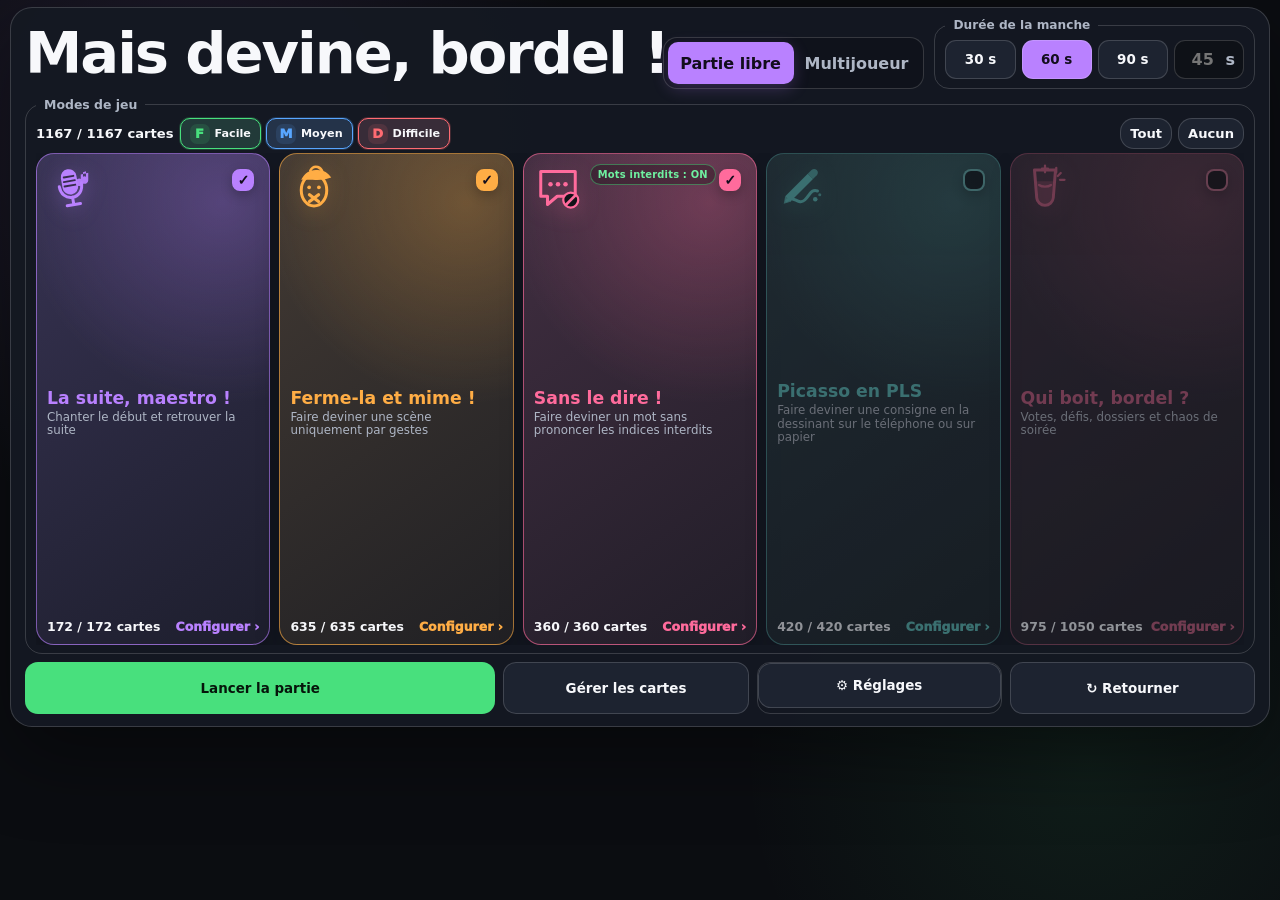
<file: index.html>
<!doctype html>
<html lang="fr">
<head>
  <meta charset="utf-8">
  <meta name="viewport" content="width=device-width, initial-scale=1, viewport-fit=cover, user-scalable=no">
  <meta name="theme-color" content="#111318">
  <meta name="description" content="Mais devine, bordel ! — jeu de cartes personnalisable à poser sur le front.">
  <title>Mais devine, bordel !</title>
  <link rel="manifest" href="./manifest.webmanifest">
  <link rel="icon" href="./assets/icons/icon-192.png">
  <link rel="apple-touch-icon" href="./assets/icons/icon-192.png">
  <link rel="stylesheet" href="./assets/styles/foundation.css?v=097">
  <link rel="stylesheet" href="./assets/styles/components.css?v=097">
  <link rel="stylesheet" href="./assets/styles/screens/home.css?v=097">
  <link rel="stylesheet" href="./assets/styles/screens/manager.css?v=097">
  <link rel="stylesheet" href="./assets/styles/screens/game.css?v=097">
  <link rel="stylesheet" href="./assets/styles/screens/results.css?v=097">
  <link rel="stylesheet" href="./assets/styles/screens/drawing.css?v=097">
  <link rel="stylesheet" href="./assets/styles/screens/multiplayer.css?v=097">
  <link rel="stylesheet" href="./assets/styles/screens/drinking-game.css?v=097">
  <link rel="stylesheet" href="./assets/styles/screens/audit.css?v=097">
</head>
<body>
  <main id="app">
    <section id="homeScreen" class="screen active" aria-labelledby="appTitle">
      <div class="home-card">
        <header class="home-topbar">
          <div class="home-brand">
            <h1 id="appTitle">Mais devine, bordel !</h1>
          </div>

          <div class="home-top-controls">
            <div class="play-type-switch" role="radiogroup" aria-label="Type de partie">
              <button id="freePlayButton" class="play-type-button selected" type="button" data-play-type="free" aria-pressed="true">Partie libre</button>
              <button id="multiplayerPlayButton" class="play-type-button" type="button" data-play-type="multiplayer" aria-pressed="false">Multijoueur</button>
            </div>

            <fieldset id="globalTimerSettings" class="timer-settings home-timer-settings">
              <legend>Durée de la manche</legend>
              <div class="preset-row" role="radiogroup" aria-label="Durée">
                <button class="duration-btn" data-seconds="30" type="button">30 s</button>
                <button class="duration-btn selected" data-seconds="60" type="button">60 s</button>
                <button class="duration-btn" data-seconds="90" type="button">90 s</button>
                <label class="custom-duration-chip" title="Durée personnalisée">
                  <input id="customSeconds" type="number" min="10" max="600" step="5" inputmode="numeric" placeholder="45" aria-label="Durée personnalisée en secondes">
                  <span>s</span>
                </label>
              </div>
            </fieldset>
          </div>
        </header>

        <fieldset class="mode-selection-panel">
          <legend>Modes de jeu</legend>
          <div class="selection-topline">
            <div class="selection-summary">
              <strong id="availableCount">0 / 0 carte</strong>
              <div id="globalDifficultyChoices" class="global-difficulty-choices" role="group" aria-label="Difficultés appliquées à tous les modes">
                <label class="global-difficulty-chip difficulty-easy" title="Facile">
                  <input type="checkbox" value="easy" checked>
                  <span>F</span><small>Facile</small>
                </label>
                <label class="global-difficulty-chip difficulty-medium" title="Moyen">
                  <input type="checkbox" value="medium" checked>
                  <span>M</span><small>Moyen</small>
                </label>
                <label class="global-difficulty-chip difficulty-hard" title="Difficile">
                  <input type="checkbox" value="hard" checked>
                  <span>D</span><small>Difficile</small>
                </label>
              </div>
            </div>
            <div class="selection-actions">
              <button id="selectAllButton" class="mini-button" type="button">Tout</button>
              <button id="selectNoneButton" class="mini-button" type="button">Aucun</button>
            </div>
          </div>
          <div id="modeSelectionList" class="mode-app-grid"></div>
        </fieldset>

        <div class="home-action-bar">
          <button id="startButton" class="primary-button home-start-button" type="button">Lancer la partie</button>
          <button id="manageCardsButton" class="secondary-button home-compact-button" type="button">Gérer les cartes</button>
          <button id="installButton" class="secondary-button home-compact-button hidden" type="button">Installer</button>

          <details class="settings-panel">
            <summary>⚙ Réglages</summary>
            <div class="settings-content">
              <label class="toggle-row">
                <span>
                  <strong>Vibrations</strong>
                  <small>Petites impulsions = validé · vibration longue = passé</small>
                </span>
                <input id="vibrationToggle" type="checkbox" checked>
              </label>

              <div class="test-vibrations">
                <button id="testValidVibrationButton" class="mini-button valid-test" type="button">Tester « validé »</button>
                <button id="testPassVibrationButton" class="mini-button pass-test" type="button">Tester « passé »</button>
              </div>

              <details id="advancedSettingsPanel" class="advanced-settings">
                <summary>Paramètres avancés</summary>
                <div class="advanced-settings-content">
                  <p class="advanced-explanation">
                    Chaque mode possède sa bibliothèque officielle GitHub. Les cartes personnelles et les modifications restent sur ce téléphone.
                  </p>

                  <div id="libraryVersionList" class="library-version-list"></div>

                  <p id="libraryLastChecked" class="library-last-checked">Dernière vérification : jamais</p>
                  <p id="libraryStatusMessage" class="library-status-message">Bibliothèques chargées.</p>

                  <div class="card-removal-report-panel">
                    <p id="cardRemovalReportStatus" class="card-removal-report-status">Aucune carte supprimée en jeu.</p>
                    <div class="card-removal-report-actions">
                      <button id="exportCardRemovalReportButton" class="secondary-button compact-button" type="button" disabled>Télécharger les cartes supprimées</button>
                      <button id="clearCardRemovalReportButton" class="danger-button compact-button" type="button" disabled>Vider la liste</button>
                    </div>
                    <small>Le fichier ne contient aucun prénom de joueur. Il permet seulement d’identifier les cartes à revoir ou à retirer des JSON officiels.</small>
                  </div>

                  <div class="advanced-actions">
                    <button id="openAuditButton" class="primary-button compact-button" type="button">Auditer les cartes</button>
                    <button id="checkLibrariesButton" class="secondary-button compact-button" type="button">Vérifier les mises à jour</button>
                    <button id="updateLibrariesButton" class="primary-button compact-button" type="button" disabled>Mettre à jour les bibliothèques</button>
                    <button id="exportBackupButton" class="secondary-button compact-button" type="button">Exporter une sauvegarde</button>
                    <button id="restoreBackupButton" class="secondary-button compact-button" type="button">Restaurer une sauvegarde</button>
                    <input id="restoreBackupInput" class="hidden" type="file" accept=".json,application/json">
                    <button id="diagnosticButton" class="secondary-button compact-button" type="button">Diagnostic</button>
                    <button id="resetLibrariesButton" class="danger-button compact-button" type="button">Réinitialiser les bibliothèques officielles</button>
                  </div>

                  <p class="advanced-warning">
                    La réinitialisation annule les modifications locales des cartes officielles, mais conserve les cartes et boîtes personnelles.
                  </p>
                </div>
              </details>
            </div>
          </details>

          <button id="flipHomeButton" class="secondary-button home-compact-button" type="button">↻ Retourner</button>
        </div>
      </div>
    </section>

    <section id="drinkingSetupScreen" class="screen drinking-screen">
      <div class="drinking-shell drinking-setup-shell">
        <header class="drinking-header">
          <button id="drinkingSetupBackButton" class="secondary-button compact-button" type="button">← Accueil</button>
          <div>
            <p class="eyebrow">Préparation du chaos</p>
            <h2>Qui boit, bordel ?</h2>
          </div>
          <div class="drinking-hot-badge hidden" id="drinkingSetupHotBadge">🔥 Après minuit</div>
        </header>

        <div class="drinking-setup-grid">
          <section class="drinking-panel drinking-players-panel">
            <div class="section-title-row">
              <div><h3>Joueurs</h3><p>Les profils Team soft participent à tout, sans alcool.</p></div>
              <div class="section-mini-actions">
                <button id="drinkingShufflePlayersButton" class="mini-button" type="button">Mélanger</button>
                <button id="drinkingAddPlayerButton" class="mini-button" type="button">+ Ajouter</button>
              </div>
            </div>
            <div id="drinkingPlayerList" class="drinking-player-list"></div>
          </section>

          <section class="drinking-panel drinking-options-panel">
            <h3>Format de la partie</h3>
            <div class="drinking-end-type" role="radiogroup" aria-label="Fin de partie">
              <label><input type="radio" name="drinkingEndType" value="cards" checked><span>Nombre de cartes</span></label>
              <label><input type="radio" name="drinkingEndType" value="minutes"><span>Durée</span></label>
            </div>
            <div class="drinking-format-grid">
              <label id="drinkingCardLimitField">Cartes<input id="drinkingCardLimitInput" type="number" min="5" max="250" step="5" value="30"></label>
              <label id="drinkingDurationField" class="hidden">Durée<select id="drinkingDurationInput"><option value="15">15 min</option><option value="30" selected>30 min</option><option value="45">45 min</option><option value="60">60 min</option></select></label>
              <label>Plafond par carte<input id="drinkingMaxPenaltyInput" type="number" min="1" max="10" step="1" value="3"></label>
              <label>Alternative Team soft<select id="drinkingSoftModeInput"><option value="points">Points</option><option value="tokens">Jetons</option><option value="mini_challenge">Mini-défi</option><option value="joker">Joker perdu</option></select></label>
            </div>
            <div id="drinkingPenaltyPreview" class="drinking-penalty-preview"></div>
            <button id="startDrinkingButton" class="primary-button" type="button">Lancer le chaos</button>
          </section>
        </div>
      </div>
    </section>

    <section id="drinkingGameScreen" class="screen drinking-screen">
      <div class="drinking-shell drinking-game-shell">
        <article id="drinkingCard" class="drinking-card">
          <div class="drinking-card-hud">
            <div class="drinking-progress-hud" aria-live="polite">
              <span id="drinkingProgress">1 / 30 · 0 jouée</span>
              <strong id="drinkingClock" class="hidden">—</strong>
            </div>
            <div class="drinking-card-topline">
              <span id="drinkingTheme" class="drinking-theme">Thème</span>
              <span id="drinkingLevel" class="drinking-level">Pépouze</span>
            </div>
            <div class="drinking-card-admin-actions">
              <button id="drinkingEndButton" class="danger-button compact-button drinking-end-button" type="button">Fin</button>
              <button id="drinkingDeleteCardButton" class="card-delete-button drinking-delete-card-button" type="button" aria-label="Supprimer cette carte" title="Supprimer cette carte">
                <svg viewBox="0 0 24 24" aria-hidden="true"><path d="M9 3h6l1 2h4v2H4V5h4l1-2Zm-2 6h10l-1 11H8L7 9Zm3 2v7m4-7v7"/></svg>
              </button>
            </div>
          </div>
          <div id="drinkingSwipeLeftLabel" class="drinking-swipe-label drinking-swipe-label-left">NON</div>
          <div id="drinkingSwipeRightLabel" class="drinking-swipe-label drinking-swipe-label-right">OUI</div>
          <p id="drinkingPrompt" class="drinking-prompt"></p>

          <div id="drinkingTargetPanel" class="drinking-target-panel hidden">
            <p id="drinkingTargetLabel" class="drinking-resolution-label">Qui est concerné ?</p>
            <div id="drinkingTargetChoices" class="drinking-target-choices"></div>
          </div>

          <div id="drinkingRuleReminder" class="drinking-card-rule-reminder hidden">
            <div id="drinkingRulesSummary" class="drinking-rules-summary"></div>
            <button id="drinkingRulePenaltyButton" class="secondary-button compact-button drinking-rule-penalty-button hidden" type="button" aria-label="Signaler un oubli de règle">Règle oubliée</button>
          </div>

          <button id="drinkingChallengeTimerButton" class="mini-button hidden" type="button">Lancer le chrono</button>
          <div id="drinkingChallengeTimer" class="drinking-challenge-timer hidden"></div>

          <div class="drinking-card-controls">
            <button id="drinkingBackButton" class="secondary-button compact-button" type="button">↶ Retour</button>
            <span class="drinking-swipe-help">Glisse la carte à gauche ou à droite</span>
          </div>
        </article>
      </div>
    </section>

    <section id="drinkingResultsScreen" class="screen drinking-screen">
      <div class="drinking-shell drinking-results-shell">
        <header class="drinking-results-header">
          <p class="eyebrow">Fin du carnage</p>
          <h2>Résultats</h2>
          <p id="drinkingResultsSummary"></p>
        </header>
        <div id="drinkingRanking" class="drinking-ranking"></div>
        <div class="drinking-results-actions">
          <button id="drinkingReplayButton" class="primary-button" type="button">Rejouer</button>
          <button id="drinkingResultsHomeButton" class="secondary-button" type="button">Accueil</button>
        </div>
      </div>
    </section>

    <section id="multiplayerSetupScreen" class="screen multiplayer-screen">
      <div class="multiplayer-shell multiplayer-setup-shell">
        <header class="multiplayer-header">
          <button id="multiplayerSetupBackButton" class="secondary-button compact-button" type="button">← Accueil</button>
          <div>
            <p class="eyebrow">Préparation de la partie</p>
            <h2>Multijoueur</h2>
          </div>
          <div id="multiplayerSetupModeSummary" class="multiplayer-mode-summary"></div>
        </header>

        <div class="multiplayer-setup-grid">
          <section class="multiplayer-panel players-panel">
            <div class="multiplayer-panel-title">
              <div>
                <h3>Joueurs</h3>
                <p>De 2 à 12 personnes. L’ordre affiché est l’ordre de passage.</p>
              </div>
              <div class="section-mini-actions">
                <button id="shufflePlayersButton" class="mini-button" type="button">Mélanger</button>
                <button id="addPlayerButton" class="mini-button" type="button">+ Ajouter</button>
              </div>
            </div>
            <div id="multiplayerPlayerList" class="multiplayer-player-list"></div>
          </section>

          <section class="multiplayer-panel multiplayer-rules-panel">
            <div class="multiplayer-panel-title">
              <div>
                <h3>Déroulement</h3>
                <p id="multiplayerFlowIntro">Chaque joueur garde le téléphone pendant toute sa manche et enchaîne les modes.</p>
              </div>
            </div>

            <div class="multiplayer-flow-choices" role="radiogroup" aria-label="Type de déroulement">
              <label class="multiplayer-flow-card">
                <input type="radio" name="multiplayerFlow" value="continuous" checked>
                <span>
                  <strong>Modes enchaînés</strong>
                  <small>Chaque joueur garde le téléphone pendant une seule manche et alterne les modes.</small>
                </span>
              </label>
              <label class="multiplayer-flow-card">
                <input type="radio" name="multiplayerFlow" value="mode-blocks">
                <span>
                  <strong>Manches par mode</strong>
                  <small>Chaque manche entière est consacrée à un seul mode avant de passer au suivant.</small>
                </span>
              </label>
            </div>

            <label class="multiplayer-setting-row">
              <span>
                <strong>Nombre de cycles</strong>
                <small id="multiplayerCyclesHelp">Un cycle = une manche complète par joueur.</small>
              </span>
              <select id="multiplayerCyclesInput">
                <option value="1">1 cycle</option>
                <option value="2">2 cycles</option>
                <option value="3">3 cycles</option>
                <option value="4">4 cycles</option>
                <option value="5">5 cycles</option>
              </select>
            </label>

            <div class="multiplayer-order-choices" role="radiogroup" aria-label="Ordre des modes">
              <label class="multiplayer-order-card">
                <input type="radio" name="multiplayerOrder" value="common">
                <span>
                  <strong>Ordre commun</strong>
                  <small id="multiplayerCommonOrderHelp">Tous les joueurs suivent le même enchaînement de modes.</small>
                </span>
              </label>
              <label class="multiplayer-order-card">
                <input type="radio" name="multiplayerOrder" value="balanced" checked>
                <span>
                  <strong>Rotation équilibrée</strong>
                  <small id="multiplayerBalancedOrderHelp">Chaque joueur reçoit les mêmes modes dans un ordre différent et équitable.</small>
                </span>
              </label>
            </div>

            <div id="multiplayerEstimate" class="multiplayer-estimate"></div>
            <button id="startMultiplayerButton" class="primary-button multiplayer-start-button" type="button">Préparer la partie</button>
          </section>
        </div>
      </div>
    </section>

    <section id="multiplayerHandoffScreen" class="screen multiplayer-screen">
      <div class="multiplayer-shell multiplayer-handoff-card">
        <p id="multiplayerHandoffKicker" class="eyebrow">Manche 1 sur 2</p>
        <h2 id="multiplayerHandoffTitle">Passe le téléphone à Camille</h2>
        <p id="multiplayerHandoffText">Tu as 60 secondes pour marquer un maximum de points.</p>
        <div id="multiplayerHandoffModes" class="multiplayer-mode-route"></div>
        <div id="multiplayerHandoffScore" class="multiplayer-current-score"></div>
        <div class="multiplayer-handoff-actions">
          <button id="multiplayerAbortButton" class="secondary-button" type="button">Abandonner la partie</button>
          <button id="multiplayerReadyButton" class="primary-button" type="button">Je suis prêt·e</button>
        </div>
      </div>
    </section>

    <section id="multiplayerTurnSummaryScreen" class="screen multiplayer-screen">
      <div class="multiplayer-shell multiplayer-summary-card">
        <p id="multiplayerTurnSummaryKicker" class="eyebrow">Manche terminée</p>
        <h2 id="multiplayerTurnSummaryTitle">Camille</h2>
        <div class="multiplayer-turn-score">
          <strong id="multiplayerTurnScore">0</strong>
          <span>points cette manche</span>
        </div>
        <div id="multiplayerTurnModeStats" class="multiplayer-mode-stats"></div>
        <p id="multiplayerTurnTotal" class="multiplayer-turn-total"></p>
        <button id="multiplayerContinueButton" class="primary-button" type="button">Passer au joueur suivant</button>
      </div>
    </section>

    <section id="multiplayerResultsScreen" class="screen multiplayer-screen">
      <div class="multiplayer-shell multiplayer-results-shell">
        <header class="multiplayer-results-header">
          <div>
            <p class="eyebrow">Partie terminée</p>
            <h2>Classement final</h2>
          </div>
          <div id="multiplayerWinnerBanner" class="multiplayer-winner-banner"></div>
        </header>
        <div id="multiplayerRanking" class="multiplayer-ranking"></div>
        <div class="multiplayer-final-actions">
          <button id="multiplayerReplayButton" class="primary-button" type="button">Rejouer avec les mêmes réglages</button>
          <button id="multiplayerResultsHomeButton" class="secondary-button" type="button">Accueil</button>
        </div>
      </div>
    </section>

    <section id="auditSetupScreen" class="screen audit-screen">
      <div class="audit-shell audit-setup-shell">
        <header class="audit-header">
          <button id="auditHomeButton" class="secondary-button compact-button" type="button">← Accueil</button>
          <div>
            <p class="eyebrow">Contrôle éditorial</p>
            <h2>Audit des cartes</h2>
            <p>Parcours les bibliothèques sans chrono ni score. La progression est enregistrée automatiquement.</p>
          </div>
        </header>

        <div class="audit-setup-grid">
          <section class="audit-panel">
            <label class="audit-field">
              <span>Mode à auditer</span>
              <select id="auditModeSelect" class="select-input"></select>
            </label>
            <label class="audit-field">
              <span>Cartes à afficher</span>
              <select id="auditScopeSelect" class="select-input">
                <option value="unseen">Pas encore évaluées</option>
                <option value="pending">Nouvelles cartes à auditer</option>
                <option value="all">Toutes les cartes conservées</option>
                <option value="neutral">Cartes neutres</option>
                <option value="liked">Cartes excellentes</option>
                <option value="review">Cartes à revoir</option>
              </select>
            </label>
            <div class="audit-filter-heading">
              <strong>Difficultés</strong>
            </div>
            <div id="auditDifficultyChoices" class="audit-choice-grid audit-difficulty-grid"></div>
          </section>

          <section class="audit-panel audit-categories-panel">
            <div class="audit-filter-heading">
              <div>
                <strong>Catégories</strong>
                <small>Les cartes restent dans l’ordre de la bibliothèque.</small>
              </div>
              <div class="section-mini-actions">
                <button id="auditSelectAllCategoriesButton" class="mini-button" type="button">Tout</button>
                <button id="auditSelectNoCategoriesButton" class="mini-button" type="button">Aucun</button>
              </div>
            </div>
            <div id="auditCategoryChoices" class="audit-choice-grid audit-category-grid"></div>
          </section>
        </div>

        <section class="audit-summary-panel">
          <div>
            <strong id="auditSetupCount">0 carte dans cette sélection</strong>
            <p id="auditSetupStats">Aucune carte auditée.</p>
          </div>
          <div class="audit-setup-actions">
            <button id="startAuditButton" class="primary-button" type="button">Commencer un nouvel audit</button>
            <button id="resumeAuditButton" class="secondary-button hidden" type="button">Reprendre l’audit</button>
            <button id="exportAuditButton" class="secondary-button" type="button">Télécharger le rapport d’audit et de parties</button>
            <button id="exportCleanLibraryButton" class="secondary-button" type="button">Exporter le JSON audité</button>
            <button id="exportAuditStateButton" class="secondary-button" type="button">Exporter l’état d’audit</button>
            <button id="importAuditStateButton" class="secondary-button" type="button">Importer un état d’audit</button>
            <input id="importAuditStateInput" class="hidden" type="file" accept=".json,application/json">
            <button id="clearAuditModeButton" class="danger-button" type="button">Effacer les statuts de ce mode</button>
          </div>
          <small>Une carte supprimée disparaît immédiatement de cet appareil. Le JSON officiel sur GitHub ne change qu’après intégration dans une future mise à jour.</small>
        </section>

        <section id="auditDeletedSection" class="audit-panel audit-deleted-section hidden">
          <div class="audit-filter-heading">
            <div>
              <strong>Cartes supprimées localement</strong>
              <small>Elles peuvent être restaurées avant la publication d’un nouveau JSON officiel.</small>
            </div>
          </div>
          <div id="auditDeletedCardsList" class="audit-deleted-list"></div>
        </section>
      </div>
    </section>

    <section id="auditReviewScreen" class="screen audit-screen">
      <div class="audit-review-shell">
        <header class="audit-review-hud">
          <button id="auditExitButton" class="secondary-button compact-button" type="button">Quitter</button>
          <span id="auditModeLabel" class="audit-mode-label">AUDIT</span>
          <strong id="auditProgress">1 / 1</strong>
          <span id="auditStatusBadge" class="audit-status-badge" data-status="seen">Vue</span>
        </header>

        <article id="auditCard" class="audit-card" aria-live="polite">
          <div id="auditLyricsContent" class="audit-card-content">
            <p id="auditLyricsContext" class="audit-lyrics-context hidden"></p>
            <p id="auditLyricsPrompt" class="audit-lyrics-prompt"></p>
            <div class="audit-separator">…</div>
            <p id="auditLyricsAnswer" class="audit-lyrics-answer"></p>
          </div>

          <div id="auditSimpleContent" class="audit-card-content hidden">
            <p id="auditSimplePrompt" class="audit-simple-prompt"></p>
          </div>

          <div id="auditWordsContent" class="audit-card-content hidden">
            <p id="auditWordPrompt" class="audit-simple-prompt"></p>
            <div class="audit-forbidden-block">
              <span>MOTS INTERDITS</span>
              <div id="auditForbiddenWords" class="forbidden-words-list"></div>
            </div>
          </div>

          <div class="audit-card-meta">
            <strong id="auditMetaPrimary"></strong>
            <span id="auditMetaSecondary"></span>
          </div>
        </article>

        <section id="auditCompletionPanel" class="audit-completion-panel hidden">
          <p class="eyebrow">Bibliothèque parcourue</p>
          <h2>Audit terminé</h2>
          <p>Le rapport contient les cartes vues, neutres, excellentes, à revoir et supprimées.</p>
          <div class="dialog-actions">
            <button id="auditCompletionBackButton" class="secondary-button" type="button">Retour aux filtres</button>
            <button id="auditCompletionExportButton" class="primary-button" type="button">Télécharger le rapport</button>
          </div>
        </section>

        <footer id="auditActionBar" class="audit-action-bar">
          <button id="auditBackButton" class="audit-action secondary-button" type="button" disabled><kbd>←</kbd><span>Retour</span></button>
          <button id="auditNeutralButton" class="audit-action secondary-button" type="button"><kbd>Espace / →</kbd><span>Neutre · suivante</span></button>
          <button id="auditLikeButton" class="audit-action audit-like-button" type="button"><kbd>L</kbd><span>Excellente</span></button>
          <button id="auditReviewButton" class="audit-action audit-review-button" type="button"><kbd>R</kbd><span>À revoir</span></button>
          <button id="auditEditButton" class="audit-action audit-edit-button" type="button"><kbd>M</kbd><span>Corriger</span></button>
          <button id="auditDeleteButton" class="audit-action danger-button" type="button"><kbd>S / Suppr</kbd><span>Supprimer</span></button>
        </footer>

        <p id="auditKeyboardHelp" class="audit-keyboard-help">
          Clavier : <kbd>←</kbd> retour · <kbd>Espace</kbd> ou <kbd>→</kbd> neutre · <kbd>L</kbd> excellente · <kbd>R</kbd> à revoir · <kbd>M</kbd> corriger · <kbd>S</kbd> ou <kbd>Suppr</kbd> supprimer · <kbd>Échap</kbd> quitter. Sur téléphone, touche les boutons correspondants.
        </p>
      </div>
    </section>

    <section id="manageScreen" class="screen">
      <div class="manage-card">
        <header class="manage-header">
          <button id="manageBackButton" class="secondary-button compact-button" type="button">← Accueil</button>
          <div>
            <p class="eyebrow">Contenu du jeu</p>
            <h2>Gérer les cartes</h2>
          </div>
        </header>

        <div id="manageModeTabs" class="manage-mode-tabs"></div>

        <div class="manage-toolbar">
          <input id="cardSearchInput" class="search-input" type="search" placeholder="Rechercher une carte…">
          <select id="manageBoxFilter" class="select-input" aria-label="Filtrer par boîte"></select>
          <button id="addCardButton" class="primary-button compact-button" type="button">+ Ajouter une carte</button>
          <button id="manageBoxesButton" class="secondary-button compact-button" type="button">Gérer les boîtes</button>
        </div>

        <p id="manageStats" class="manage-stats"></p>
        <div id="cardList" class="card-list"></div>
      </div>
    </section>

    <section id="countdownScreen" class="screen" aria-live="assertive">
      <div id="countdownValue" class="countdown-value">3</div>
    </section>

    <section id="gameScreen" class="screen">
      <header class="game-header">
        <div class="time-block" aria-label="Temps restant">
          <span class="header-label">TEMPS</span>
          <span id="timeDisplay" class="time-display">60</span>
        </div>
        <div class="score-block valid">
          <span id="validScoreLabel" class="header-label">VALIDÉES</span>
          <span id="validScore">0</span>
        </div>
        <div class="score-block passed">
          <span id="passScoreLabel" class="header-label">PASSÉES</span>
          <span id="passScore">0</span>
        </div>
      </header>

      <div class="swipe-stage">
        <article id="gameCard" class="game-card" aria-live="polite">
          <div id="leftSwipeGuide" class="swipe-guide swipe-guide-left guide-pass" data-result="pass" aria-hidden="true">
            <span class="guide-arrow">&lt;</span>
            <span class="guide-word">PASSÉE</span>
          </div>

          <div id="rightSwipeGuide" class="swipe-guide swipe-guide-right guide-valid" data-result="valid" aria-hidden="true">
            <span class="guide-word">VALIDÉE</span>
            <span class="guide-arrow">&gt;</span>
          </div>

          <p id="gameModeLabel" class="mode-label">DEVINER LES PAROLES</p>
          <button id="deleteCurrentCardButton" class="card-delete-button game-delete-card-button" type="button" aria-label="Supprimer cette carte" title="Supprimer cette carte">
            <svg viewBox="0 0 24 24" aria-hidden="true"><path d="M9 3h6l1 2h4v2H4V5h4l1-2Zm-2 6h10l-1 11H8L7 9Zm3 2v7m4-7v7"/></svg>
            <span class="card-delete-label">Suppr.</span>
          </button>

          <div id="lyricsGameContent" class="mode-card-content">
            <p id="lyricsContextText" class="lyrics-context-text hidden"></p>
            <p id="promptText" class="prompt-text"></p>
            <div class="separator">…</div>
            <p id="answerText" class="answer-text"></p>
          </div>

          <div id="mimeGameContent" class="mode-card-content hidden">
            <p id="mimePromptText" class="mime-prompt-text"></p>
          </div>

          <div id="wordsGameContent" class="mode-card-content hidden">
            <p id="wordPromptText" class="word-prompt-text"></p>
            <div id="forbiddenWordsBlock" class="forbidden-words-block">
              <span class="forbidden-title">MOTS INTERDITS</span>
              <div id="forbiddenWordsList" class="forbidden-words-list"></div>
            </div>
          </div>

          <div id="cardMeta" class="card-meta">
            <span id="cardMetaPrimary"></span>
            <span id="cardMetaSecondary"></span>
          </div>
        </article>
      </div>

      <div id="pauseOverlay" class="pause-overlay hidden" role="dialog" aria-modal="true">
        <div class="pause-panel">
          <p>PAUSE</p>
          <div class="pause-difficulty-section">
            <strong>Difficultés actives</strong>
            <small>Décoche une difficulté pour retirer immédiatement ses cartes restantes de cette partie.</small>
            <div id="pauseDifficultyChoices" class="pause-difficulty-choices"></div>
          </div>
          <button id="resumeOverlayButton" class="primary-button" type="button">Reprendre</button>
        </div>
      </div>

      <footer class="game-controls">
        <button id="undoButton" class="control-button" type="button" disabled>↶ Retour</button>
        <button id="pauseButton" class="control-button" type="button">Ⅱ Pause</button>
        <button id="flipGameButton" class="control-button" type="button">↻ Retourner</button>
        <button id="endButton" class="control-button danger" type="button">■ Terminer</button>
      </footer>
    </section>

    <section id="drawTransitionScreen" class="screen draw-screen" aria-live="assertive">
      <div class="draw-transition-card">
        <p id="drawTransitionKicker" class="draw-mode-kicker">DESSIN TERMINÉ</p>
        <div class="draw-transition-icon" aria-hidden="true">✎</div>
        <h2 id="drawTransitionTitle">Remets le téléphone sur ton front</h2>
        <p id="drawTransitionText">La partie reprend automatiquement.</p>
        <div id="drawTransitionCountdown" class="draw-transition-countdown">3</div>
      </div>
    </section>

    <section id="drawRevealScreen" class="screen draw-screen">
      <div class="draw-reveal-card">
        <div id="drawPromptPanel">
          <p class="draw-mode-kicker">DESSINE-MOI ÇA !</p>
          <p id="drawAttemptLabel" class="draw-attempt-label">Dessin 1 sur 3</p>

          <button id="drawRevealPromptButton" class="draw-reveal-prompt-button" type="button" aria-pressed="false">
            <span id="drawRevealPrompt">Appuie pour révéler le mot</span>
            <small>Écran face au dessinateur uniquement</small>
          </button>

          <p id="drawRevealMeta" class="draw-reveal-meta hidden">Catégorie · Difficulté</p>
          <p class="draw-rule-reminder">Pas de lettres, de mots ni de chiffres qui donnent la réponse.</p>
          <div class="draw-reveal-actions draw-reveal-actions-direct">
            <button id="drawOnPhoneButton" class="primary-button draw-primary" type="button" disabled>Je gribouille ici</button>
            <button id="drawOnPaperButton" class="secondary-button" type="button" disabled>Je massacre une feuille</button>
            <button id="drawSkipRevealButton" class="danger-button" type="button" disabled>Passer ce dessin</button>
            <button id="drawDeleteCardButton" class="danger-button draw-delete-card-button" type="button" disabled>Supprimer la carte</button>
          </div>
          <p class="draw-choice-note">Le chrono démarre seulement après le choix du support.</p>
        </div>
      </div>
    </section>

    <section id="drawPlayScreen" class="screen draw-screen">
      <div class="draw-play-shell">
        <div class="draw-workspace">
          <div class="draw-canvas-hud" aria-live="polite">
            <div class="draw-hud-progress">
              <strong id="drawPlayProgress">Dessin 1/3</strong>
              <span id="drawLiveScore">0 point</span>
            </div>
            <div class="draw-hud-actions">
              <button id="drawPauseButton" class="draw-hud-button" type="button" aria-label="Mettre le dessin en pause">Ⅱ</button>
              <button id="drawEndButton" class="draw-hud-button draw-hud-end" type="button" aria-label="Terminer la manche">■</button>
              <div id="drawTimerDisplay" class="draw-timer-display">30</div>
            </div>
          </div>

          <div id="drawCanvasArea" class="draw-canvas-area">
            <canvas id="drawingCanvas" aria-label="Zone de dessin"></canvas>
          </div>

          <div id="drawPaperArea" class="draw-paper-area hidden">
            <div class="paper-icon" aria-hidden="true">▱</div>
            <h2>Massacre la feuille !</h2>
            <p>Le mot est caché. Dessine jusqu’à ce qu’il soit trouvé ou que le chrono explose.</p>
          </div>

          <div class="draw-side-stack draw-side-stack-left">
            <button id="drawFoundButton" class="draw-result-button draw-found-button" type="button" aria-label="Maintenir une demi-seconde pour valider">
              <span class="draw-result-icon" aria-hidden="true">✓</span>
              <span>Trouvé</span>
              <small>0,5 s</small>
            </button>

            <div id="drawColorChoices" class="draw-side-toolbar draw-color-choices" aria-label="Couleurs">
              <button class="draw-color selected" type="button" data-color="#111318" style="--swatch:#111318" aria-label="Noir"></button>
              <button class="draw-color" type="button" data-color="#e53935" style="--swatch:#e53935" aria-label="Rouge"></button>
              <button class="draw-color" type="button" data-color="#1976d2" style="--swatch:#1976d2" aria-label="Bleu"></button>
              <button class="draw-color" type="button" data-color="#2e7d32" style="--swatch:#2e7d32" aria-label="Vert"></button>
              <button class="draw-color" type="button" data-color="#f9a825" style="--swatch:#f9a825" aria-label="Jaune"></button>
              <button class="draw-color" type="button" data-color="#8e24aa" style="--swatch:#8e24aa" aria-label="Violet"></button>
            </div>
          </div>

          <div id="drawPauseOverlay" class="draw-pause-overlay hidden" role="dialog" aria-modal="true">
            <p>PAUSE</p>
            <button id="drawResumeButton" class="primary-button draw-primary" type="button">Reprendre le dessin</button>
          </div>

          <div class="draw-side-stack draw-side-stack-right">
            <button id="drawPassButton" class="draw-result-button draw-pass-button" type="button" aria-label="Maintenir une demi-seconde pour passer">
              <span class="draw-result-icon" aria-hidden="true">✕</span>
              <span>Passer</span>
              <small>0,5 s</small>
            </button>

            <div id="drawToolsPanel" class="draw-side-toolbar draw-tools-panel" aria-label="Outils de dessin">
              <label class="draw-size-control" aria-label="Épaisseur du trait">
                <span class="draw-size-icon" aria-hidden="true">●</span>
                <input id="drawBrushSize" type="range" min="2" max="24" value="7" aria-label="Épaisseur du trait">
              </label>
              <button id="drawEraserButton" class="draw-tool-button draw-icon-button" type="button" aria-label="Passer à la gomme" title="Gomme">
                <span id="drawToolIcon" aria-hidden="true"></span>
              </button>
              <button id="drawUndoButton" class="draw-tool-button draw-icon-button" type="button" aria-label="Annuler le dernier trait" title="Annuler">
                <span class="draw-undo-icon" aria-hidden="true">↶</span>
              </button>
              <button id="drawClearButton" class="draw-tool-button draw-icon-button draw-trash-button" type="button" aria-label="Tout effacer" title="Tout effacer">
                <svg viewBox="0 0 24 24" aria-hidden="true"><path d="M9 3h6l1 2h4v2H4V5h4l1-2Zm-2 6h10l-1 11H8L7 9Zm3 2v7m4-7v7"/></svg>
              </button>
            </div>
          </div>
        </div>
      </div>
    </section>

    <section id="resultsScreen" class="screen">
      <div class="results-card">
        <p class="eyebrow">Manche terminée</p>
        <h2>Résultats</h2>

        <div class="result-summary">
          <div><strong id="resultValid">0</strong><span id="resultValidLabel">validées</span></div>
          <div><strong id="resultPassed">0</strong><span id="resultPassedLabel">passées</span></div>
          <div><strong id="resultTotal">0</strong><span id="resultTotalLabel">jouées</span></div>
        </div>

        <div id="resultBreakdown" class="result-breakdown hidden"></div>
        <div id="resultDetails" class="result-details"></div>

        <div class="results-actions">
          <button id="replayButton" class="primary-button" type="button">Rejouer</button>
          <button id="homeButton" class="secondary-button" type="button">Accueil</button>
        </div>
      </div>
    </section>
  </main>

  <section id="orientationGuard" class="orientation-guard hidden" role="alertdialog" aria-modal="true" aria-labelledby="orientationGuardTitle">
    <div class="orientation-guard-card">
      <div class="orientation-guard-phone" aria-hidden="true">↻</div>
      <p class="eyebrow">Mode paysage requis</p>
      <h2 id="orientationGuardTitle">Tourne ton téléphone</h2>
      <p>Cette partie est conçue pour être jouée à l’horizontale. L’application essaie de verrouiller automatiquement l’écran en paysage.</p>
      <button id="orientationGuardButton" class="primary-button" type="button">Passer en paysage</button>
    </div>
  </section>

  <dialog id="modeConfigDialog" class="mode-config-dialog">
    <form>
      <div id="modeDialogHero" class="mode-dialog-hero">
        <div id="modeDialogIcon" class="mode-dialog-icon" aria-hidden="true"></div>
        <div class="mode-dialog-heading">
          <p class="mode-dialog-title-line"><span>Mode de jeu :</span> <strong id="modeDialogTitle">Mode</strong></p>
          <p id="modeDialogDescription"></p>
        </div>
        <button id="closeModeDialogButton" class="close-button mode-dialog-close" type="button" aria-label="Fermer">×</button>
      </div>

      <div class="mode-dialog-body">
        <label class="mode-enable-row">
          <span>
            <strong>Inclure ce mode dans la partie</strong>
            <small id="modeDialogCount">0 carte sélectionnée</small>
          </span>
          <input id="modeEnabledInput" type="checkbox" checked>
        </label>

        <details id="modeRuleDetails" class="mode-rule-card" open>
          <summary><h3>Comment jouer ?</h3></summary>
          <ul id="modeRulesList"></ul>
        </details>

        <section class="mode-setting-section">
          <div class="section-title-row">
            <div>
              <h3>Difficulté</h3>
              <p>Ce filtre s’applique à toutes les catégories du mode.</p>
            </div>
          </div>
          <div id="modeDifficultyChoices" class="difficulty-choice-grid"></div>
        </section>

        <section id="wordsSpecialSettings" class="mode-setting-section hidden">
          <label class="special-option-row">
            <span>
              <strong>Afficher les mots interdits</strong>
              <small>Ils apparaîtront en rouge sous le mot à faire deviner.</small>
            </span>
            <input id="showForbiddenWordsInput" type="checkbox" checked>
          </label>
        </section>

        <section id="drawSpecialSettings" class="mode-setting-section hidden">
          <div class="draw-config-group">
            <div class="draw-config-heading">
              <h4>Dessin seul</h4>
              <p>Nombre de tentatives lorsque ce mode est lancé sans les autres.</p>
            </div>
            <label class="draw-attempt-setting">
              Nombre de dessins
              <select id="drawAttemptCountInput">
                <option value="3">3 dessins</option>
                <option value="5">5 dessins</option>
                <option value="7">7 dessins</option>
                <option value="10">10 dessins</option>
              </select>
            </label>
          </div>

          <div class="draw-config-group draw-mixed-settings">
            <div class="draw-config-heading">
              <h4>Partie mélangée</h4>
              <p>Le chrono général se met en pause pendant chaque dessin.</p>
            </div>
            <div class="draw-mixed-grid">
              <label>
                Dessins par manche
                <select id="drawMixedCountInput">
                  <option value="1">1 dessin</option>
                  <option value="2">2 dessins</option>
                  <option value="3">3 dessins</option>
                  <option value="4">4 dessins</option>
                  <option value="5">5 dessins</option>
                </select>
              </label>
              <div id="drawPenaltyPreview" class="draw-penalty-preview">Pénalité : −5 s par dessin</div>
            </div>
            <label class="special-option-row draw-arrival-option">
              <span>
                <strong>Son spécial à l’arrivée</strong>
                <small>La vibration distinctive respecte le réglage général.</small>
              </span>
              <input id="drawArrivalSoundEnabledInput" type="checkbox" checked>
            </label>
          </div>

          <div class="draw-config-group">
            <div class="draw-config-heading">
              <h4>Durée des dessins</h4>
              <p>Ces durées s’appliquent au mode seul et aux parties mélangées.</p>
            </div>
            <div class="draw-config-grid draw-duration-grid">
              <label>
                Facile
                <span><input id="drawEasySecondsInput" type="number" min="10" max="120" step="5" value="30"> s</span>
              </label>
              <label>
                Moyen
                <span><input id="drawMediumSecondsInput" type="number" min="10" max="120" step="5" value="45"> s</span>
              </label>
              <label>
                Difficile
                <span><input id="drawHardSecondsInput" type="number" min="10" max="180" step="5" value="60"> s</span>
              </label>
            </div>
          </div>

          <label class="special-option-row draw-sound-option">
            <span>
              <strong>Son à la fin du chrono</strong>
              <small>La vibration reste active selon le réglage général.</small>
            </span>
            <input id="drawSoundEnabledInput" type="checkbox" checked>
          </label>
        </section>

        <section id="drinkingSpecialSettings" class="mode-setting-section hidden">
          <label class="special-option-row drinking-hot-option">
            <span>
              <strong>🔥 Après minuit</strong>
              <small>Ajoute les 75 cartes adultes et affiche une flamme rose sur la tuile.</small>
            </span>
            <input id="drinkingAdultModeInput" type="checkbox">
          </label>
          <p class="dialog-note">Les niveaux correspondent à Pépouze, Ça chauffe et Demain, on nie tout. Le mode reste autonome.</p>
        </section>

        <section class="mode-setting-section">
          <div class="section-title-row">
            <div>
              <h3>Catégories</h3>
              <p>Choisis les boîtes utilisées pour ce mode.</p>
            </div>
            <div class="section-mini-actions">
              <button id="modeSelectAllBoxesButton" class="mini-button" type="button">Tout</button>
              <button id="modeSelectNoBoxesButton" class="mini-button" type="button">Aucun</button>
            </div>
          </div>
          <div id="modeBoxChoices" class="mode-box-choice-grid"></div>
        </section>
      </div>

      <div class="dialog-actions one-column mode-dialog-actions">
        <button id="doneModeDialogButton" class="primary-button" type="button">Terminer</button>
      </div>
    </form>
  </dialog>

  <dialog id="auditReasonDialog" class="editor-dialog audit-reason-dialog">
    <form method="dialog">
      <div class="dialog-header">
        <h2 id="auditReasonDialogTitle">Pourquoi cette carte ?</h2>
        <button id="closeAuditReasonButton" class="close-button" type="button" aria-label="Fermer">×</button>
      </div>
      <p class="dialog-note">Le motif est facultatif. Choisis une raison rapide, écris une précision libre ou continue avec « Je ne sais pas ».</p>
      <div id="auditReasonChoices" class="audit-reason-choices"></div>
      <label class="audit-custom-reason-field">
        <span>Précision facultative</span>
        <textarea id="auditCustomReasonInput" rows="3" placeholder="Ex. : ajouter la phrase précédente pour retrouver l’air"></textarea>
      </label>
      <div class="dialog-actions audit-reason-actions">
        <button id="auditReasonUnknownButton" class="secondary-button" type="button">Je ne sais pas</button>
        <button id="auditReasonCustomButton" class="primary-button" type="button">Enregistrer la précision</button>
      </div>
    </form>
  </dialog>

  <dialog id="cardDialog" class="editor-dialog">
    <form id="cardForm">
      <div class="dialog-header">
        <h2 id="cardDialogTitle">Ajouter une carte</h2>
        <button id="closeCardDialogButton" class="close-button" type="button" aria-label="Fermer">×</button>
      </div>

      <input id="cardIdInput" type="hidden">
      <input id="cardModeInput" type="hidden">

      <div id="lyricsEditorFields">
        <label>
          Contexte gris facultatif
          <textarea id="cardContextInput" rows="2" placeholder="Phrase précédente ou indice très court"></textarea>
        </label>
        <label>
          Paroles à chanter
          <textarea id="cardPromptInput" rows="2" placeholder="Libérée, délivrée"></textarea>
        </label>
        <label>
          Paroles à retrouver
          <textarea id="cardAnswerInput" rows="2" placeholder="Je ne mentirai plus jamais"></textarea>
        </label>
        <div class="form-grid">
          <label>
            Titre
            <input id="cardTitleInput" type="text" placeholder="Libérée, délivrée">
          </label>
          <label>
            Artiste / film / source
            <input id="cardSourceInput" type="text" placeholder="La Reine des Neiges">
          </label>
        </div>
      </div>

      <div id="mimeEditorFields" class="hidden">
        <label>
          <span id="simplePromptLabel">Consigne à mimer</span>
          <textarea id="mimePromptInput" rows="3" placeholder="Un pigeon qui vole une frite"></textarea>
        </label>
      </div>

      <div id="wordsEditorFields" class="hidden">
        <label>
          Mot ou expression à faire deviner
          <textarea id="wordPromptInput" rows="2" placeholder="Ornithorynque"></textarea>
        </label>
        <label>
          Mots interdits
          <textarea id="forbiddenWordsInput" rows="3" placeholder="bec, canard, Australie, mammifère, castor"></textarea>
          <small>Sépare les mots par des virgules ou des retours à la ligne.</small>
        </label>
      </div>

      <label>
        Difficulté
        <select id="cardDifficultyInput">
          <option value="easy">Facile</option>
          <option value="medium">Moyen</option>
          <option value="hard">Difficile</option>
        </select>
      </label>

      <label>
        Boîte
        <select id="cardBoxInput" required></select>
      </label>

      <label class="checkbox-row">
        <input id="cardActiveInput" type="checkbox" checked>
        Carte active dans le jeu
      </label>

      <div class="dialog-actions">
        <button class="secondary-button" id="cancelCardButton" type="button">Annuler</button>
        <button class="primary-button" type="submit">Enregistrer</button>
      </div>
    </form>
  </dialog>

  <dialog id="boxesDialog" class="editor-dialog">
    <form>
      <div class="dialog-header">
        <h2 id="boxesDialogTitle">Gérer les boîtes</h2>
        <button id="closeBoxesDialogButton" class="close-button" type="button" aria-label="Fermer">×</button>
      </div>
      <div class="add-box-row">
        <input id="newBoxNameInput" type="text" placeholder="Nom de la nouvelle boîte">
        <button id="addBoxButton" class="primary-button compact-button" type="button">Ajouter</button>
      </div>
      <div id="boxesList" class="boxes-list"></div>
      <p class="dialog-note">Si tu supprimes une boîte, ses cartes seront déplacées dans « Sans catégorie ».</p>
      <div class="dialog-actions one-column">
        <button id="doneBoxesButton" class="secondary-button" type="button">Terminer</button>
      </div>
    </form>
  </dialog>

  <dialog id="diagnosticDialog" class="diagnostic-dialog">
    <form method="dialog">
      <div class="dialog-header">
        <h2>Diagnostic</h2>
        <button class="close-button" value="close" aria-label="Fermer">×</button>
      </div>
      <pre id="diagnosticOutput"></pre>
      <div class="dialog-actions">
        <button id="copyDiagnosticButton" class="primary-button" type="button">Copier le diagnostic</button>
        <button class="secondary-button" value="close">Fermer</button>
      </div>
    </form>
  </dialog>


  <dialog id="resumeMultiplayerDialog" class="resume-multiplayer-dialog">
    <form>
      <div class="dialog-header">
        <div>
          <p class="eyebrow">Partie en cours</p>
          <h2>Reprendre le multijoueur ?</h2>
        </div>
      </div>
      <p id="resumeMultiplayerText">Une partie interrompue a été retrouvée.</p>
      <div class="dialog-actions">
        <button id="discardMultiplayerButton" class="danger-button" type="button">Abandonner</button>
        <button id="resumeMultiplayerButton" class="primary-button" type="button">Reprendre</button>
      </div>
    </form>
  </dialog>


  <section id="bootRecovery" class="boot-recovery hidden" role="alertdialog" aria-modal="true" aria-labelledby="bootRecoveryTitle">
    <div class="boot-recovery-card">
      <p class="eyebrow">Démarrage interrompu</p>
      <h2 id="bootRecoveryTitle">L’application n’a pas pu se charger</h2>
      <p id="bootRecoveryMessage">Un fichier ou un ancien cache empêche le démarrage.</p>
      <div class="boot-recovery-actions">
        <button id="bootRetryButton" class="secondary-button" type="button">Réessayer</button>
        <button id="bootRepairButton" class="primary-button" type="button">Réparer le cache technique</button>
      </div>
      <small>La réparation conserve les cartes personnelles, les réglages et les sauvegardes locales.</small>
    </div>
  </section>

  <script>
    (() => {
      const VERSION_TOKEN = "097";
      const recovery = document.querySelector("#bootRecovery");
      const message = document.querySelector("#bootRecoveryMessage");
      let bootFinished = false;

      function showBootFailure(error) {
        if (bootFinished) return;
        const detail = error?.message
          ? `Détail technique : ${error.message}`
          : "Un fichier ou un ancien cache empêche le démarrage.";
        message.textContent = detail;
        recovery.classList.remove("hidden");
      }

      window.MDB_BOOT_FAILURE = showBootFailure;
      window.addEventListener("mdb:ready", () => {
        bootFinished = true;
        recovery.classList.add("hidden");
      }, { once: true });

      document.querySelector("#bootRetryButton").addEventListener("click", () => {
        const url = new URL(window.location.href);
        url.searchParams.set("v", `${VERSION_TOKEN}-${Date.now()}`);
        window.location.replace(url);
      });

      document.querySelector("#bootRepairButton").addEventListener("click", async () => {
        const button = document.querySelector("#bootRepairButton");
        button.disabled = true;
        message.textContent = "Nettoyage du cache technique…";
        try {
          if ("serviceWorker" in navigator) {
            const registrations = await navigator.serviceWorker.getRegistrations();
            await Promise.all(registrations.map(registration => registration.unregister()));
          }
          if ("caches" in window) {
            const keys = await caches.keys();
            await Promise.all(keys.filter(key => key.startsWith("mdb-")).map(key => caches.delete(key)));
          }
        } finally {
          const url = new URL(window.location.href);
          url.searchParams.set("v", `${VERSION_TOKEN}-repair-${Date.now()}`);
          window.location.replace(url);
        }
      });

      window.setTimeout(() => {
        if (document.documentElement.dataset.mdbReady !== "1") {
          showBootFailure(new Error("Le démarrage dépasse 20 secondes."));
        }
      }, 20000);
    })();
  </script>
  <script type="module" data-mdb-bootstrap>
    import("./src/main.js?v=097").catch(error => window.MDB_BOOT_FAILURE(error));
  </script>
</body>
</html>
</file>
<file: assets/styles/components.css>
/* Composants partagés */
.duration-btn,.control-button,.mini-button{color:var(--text);background:var(--panel-2);border:1px solid var(--outline);border-radius:14px;font-weight:800}
.duration-btn{min-height:48px}.duration-btn.selected{background:var(--accent);color:#130d1d}
.custom-duration input,.search-input,.select-input,.editor-dialog input,.editor-dialog textarea,.editor-dialog select{border:1px solid var(--outline);background:#0e1117;color:var(--text);border-radius:12px;padding:10px 12px}
.mini-button{min-height:36px;padding:6px 10px;font-size:.82rem}
.primary-button,.secondary-button,.danger-button{min-height:52px;border-radius:15px;padding:11px 17px;font-weight:900}
.primary-button{background:var(--green);color:#06150b}.primary-button:disabled{opacity:.45;cursor:not-allowed}
.secondary-button{background:var(--panel-2);color:var(--text);border:1px solid var(--outline)}
.danger-button{color:#ffd6d9;background:rgba(255,91,103,.12);border:1px solid rgba(255,91,103,.48)}
.compact-button{min-height:42px;padding:8px 12px}
/* Dialogues */
.editor-dialog,.diagnostic-dialog{width:min(720px,calc(100% - 24px));max-height:calc(100% - 24px);background:var(--panel);color:var(--text);border:1px solid var(--outline);border-radius:20px;padding:0}
.editor-dialog::backdrop,.diagnostic-dialog::backdrop{background:rgba(0,0,0,.78)}
.editor-dialog form,.diagnostic-dialog form{padding:18px;max-height:calc(100vh - 28px);overflow-y:auto}
.dialog-header{display:flex;justify-content:space-between;align-items:center;gap:12px;margin-bottom:13px}.close-button{background:transparent;color:var(--text);font-size:2rem}
.editor-dialog label{display:flex;flex-direction:column;gap:6px;margin-bottom:12px;color:var(--muted);font-weight:750}
.editor-dialog textarea{resize:vertical;min-height:64px}
.form-grid{display:grid;grid-template-columns:1fr 1fr;gap:10px}
.checkbox-row{flex-direction:row!important;align-items:center}.checkbox-row input{width:20px;height:20px;accent-color:var(--accent)}
.dialog-actions{display:grid;grid-template-columns:1fr 1fr;gap:10px}.dialog-actions.one-column{grid-template-columns:1fr}
.add-box-row{display:grid;grid-template-columns:1fr auto;gap:8px;margin-bottom:12px}
.boxes-list{border:1px solid var(--outline);border-radius:13px;overflow:hidden}
.box-row{display:grid;grid-template-columns:minmax(0,1fr) auto;gap:10px;align-items:center;padding:10px 11px;border-bottom:1px solid var(--outline)}.box-row:last-child{border-bottom:0}
.box-row-main{min-width:0;display:flex;flex-direction:column}.box-row-main strong{overflow:hidden;text-overflow:ellipsis;white-space:nowrap}.box-row-main small{color:var(--muted)}
.box-row-actions{display:flex;gap:6px}.dialog-note{color:var(--muted);font-size:.82rem}
#diagnosticOutput{max-height:55vh;overflow:auto;white-space:pre-wrap;word-break:break-word;background:#090b0f;border-radius:12px;padding:14px;color:#d9e0ed}

@media (max-height:450px){
  .game-header{min-height:46px}.game-controls{min-height:46px}.game-card{border-radius:18px;padding:43px 72px 61px}
  .mode-label{top:8px;left:84px;right:84px}.card-meta{left:84px;right:84px;bottom:7px;font-size:clamp(.68rem,1.45vw,.9rem)}
  #resultsScreen .results-card{padding:7px 12px}#resultsScreen .eyebrow{display:none}#resultsScreen h2{font-size:1.3rem}
  .result-summary{margin:6px 0;gap:6px}.result-summary>div{min-height:46px;padding:4px 6px}.result-summary strong{font-size:clamp(1.45rem,4vw,2.25rem)}
  .result-row{min-height:48px;padding:5px 10px}.results-actions .primary-button,.results-actions .secondary-button{min-height:42px}
}
@media (max-width:720px){
  .manage-toolbar{grid-template-columns:1fr 1fr}.manage-toolbar .search-input{grid-column:1/-1}
}
@media (max-width:560px){
  .home-actions,.mode-box-list,.form-grid,.advanced-actions{grid-template-columns:1fr}.home-actions #startButton{grid-column:auto}
  .custom-duration,.selection-topline{align-items:flex-start;flex-direction:column}.library-version-row{grid-template-columns:1fr}
  .manage-card-row{grid-template-columns:1fr}.manage-card-actions{grid-template-columns:repeat(4,1fr)}
  .manage-toolbar{grid-template-columns:1fr}.manage-toolbar .search-input{grid-column:auto}
  .result-row{grid-template-columns:28px 1fr}.result-word{display:none}
}



/* =========================================================
   V0.3.0 — accueil en tuiles, fenêtres de réglage et 3e mode
   ========================================================= */

:root {
  --words: #ff6b9c;
}

.home-card {
  width: min(980px, 100%);
}

.mode-selection-panel {
  padding: 14px;
}

.mode-app-grid {
  display: grid;
  grid-template-columns: repeat(3, minmax(0, 1fr));
  gap: 11px;
}

.mode-app-tile {
  --mode-color: var(--accent);
  position: relative;
  min-height: 150px;
  padding: 14px 12px 12px;
  border: 1px solid color-mix(in srgb, var(--mode-color) 60%, transparent);
  border-radius: 22px;
  overflow: hidden;
  color: var(--text);
  background:
    radial-gradient(circle at 80% 10%, color-mix(in srgb, var(--mode-color) 27%, transparent), transparent 42%),
    linear-gradient(145deg,
      color-mix(in srgb, var(--mode-color) 17%, var(--panel-2)),
      color-mix(in srgb, var(--mode-color) 5%, var(--panel))
    );
  box-shadow: 0 10px 24px rgba(0,0,0,.22);
  text-align: left;
  transition: transform .15s ease, opacity .15s ease, border-color .15s ease;
}

.mode-app-tile:active {
  transform: scale(.975);
}

.mode-app-tile:not(.selected) {
  opacity: .55;
  filter: saturate(.55);
}

.mode-tile-selector {
  position: absolute;
  z-index: 4;
  top: 4px;
  right: 4px;
  width: 44px;
  height: 44px;
  display: grid;
  place-items: center;
  border-radius: 14px;
  cursor: pointer;
  touch-action: manipulation;
}

.mode-tile-selector:hover {
  background: color-mix(in srgb, var(--mode-color) 11%, transparent);
}

.mode-tile-check {
  position: absolute;
  inset: 0;
  width: 100%;
  height: 100%;
  margin: 0;
  opacity: 0;
  cursor: pointer;
}

.mode-tile-check-visual {
  width: 24px;
  height: 24px;
  display: grid;
  place-items: center;
  border: 2px solid color-mix(in srgb, var(--mode-color) 72%, #fff 12%);
  border-radius: 8px;
  color: #130d1d;
  background: rgba(8, 10, 14, .72);
  box-shadow: 0 4px 12px rgba(0, 0, 0, .24);
  font-size: .88rem;
  font-weight: 1000;
  pointer-events: none;
}

.mode-tile-check:checked + .mode-tile-check-visual {
  background: var(--mode-color);
  border-color: var(--mode-color);
}

.mode-tile-check:checked + .mode-tile-check-visual::after {
  content: "✓";
}

.mode-tile-check:focus-visible + .mode-tile-check-visual {
  outline: 3px solid var(--text);
  outline-offset: 3px;
}

.mode-tile-open {
  width: 100%;
  height: 100%;
  min-height: 123px;
  padding: 0;
  border: 0;
  color: inherit;
  background: transparent;
  display: flex;
  flex-direction: column;
  align-items: flex-start;
  justify-content: space-between;
  text-align: left;
}

.mode-tile-icon {
  width: 66px;
  height: 66px;
  display: grid;
  place-items: center;
  color: var(--mode-color);
  filter: drop-shadow(0 5px 10px color-mix(in srgb, var(--mode-color) 28%, transparent));
}

.mode-tile-icon svg,
.mode-dialog-icon svg {
  width: 100%;
  height: 100%;
  overflow: visible;
}

.mode-tile-text {
  width: 100%;
  min-width: 0;
}

.mode-tile-text strong {
  display: block;
  color: var(--mode-color);
  font-size: clamp(.95rem, 2.3vw, 1.18rem);
  line-height: 1.08;
  text-wrap: balance;
}

.mode-tile-text small {
  display: block;
  margin-top: 4px;
  color: var(--muted);
  font-size: .74rem;
  line-height: 1.18;
}

.mode-tile-footer {
  width: 100%;
  display: flex;
  align-items: center;
  justify-content: space-between;
  gap: 8px;
  margin-top: 8px;
}

.mode-tile-count {
  font-size: .76rem;
  font-weight: 900;
  color: var(--text);
}

.mode-tile-chevron {
  color: var(--mode-color);
  font-weight: 1000;
}

.mode-grid-help {
  margin: 10px 2px 0;
  color: var(--muted);
  font-size: .78rem;
  text-align: center;
}

/* Fenêtre de configuration d'un mode */
.mode-config-dialog {
  --mode-color: var(--accent);
  width: min(820px, calc(100% - 20px));
  max-height: calc(100% - 20px);
  padding: 0;
  border: 1px solid color-mix(in srgb, var(--mode-color) 48%, var(--outline));
  border-radius: 24px;
  color: var(--text);
  background: var(--panel);
  overflow: hidden;
}

.mode-config-dialog::backdrop {
  background: rgba(0,0,0,.8);
  backdrop-filter: blur(3px);
}

.mode-config-dialog form {
  max-height: calc(100vh - 20px);
  display: flex;
  flex-direction: column;
}

.mode-dialog-hero {
  position: relative;
  flex: 0 0 auto;
  min-height: 126px;
  padding: 18px 62px 16px 18px;
  display: grid;
  grid-template-columns: 88px minmax(0, 1fr);
  align-items: center;
  gap: 14px;
  background:
    radial-gradient(circle at 14% 10%, color-mix(in srgb, var(--mode-color) 38%, transparent), transparent 58%),
    linear-gradient(140deg,
      color-mix(in srgb, var(--mode-color) 18%, var(--panel-2)),
      color-mix(in srgb, var(--mode-color) 5%, var(--panel))
    );
  border-bottom: 1px solid color-mix(in srgb, var(--mode-color) 35%, transparent);
}

.mode-dialog-icon {
  width: 82px;
  height: 82px;
  color: var(--mode-color);
}

.mode-dialog-heading .eyebrow {
  color: var(--mode-color);
  margin-bottom: 3px;
}

.mode-dialog-heading h2 {
  color: var(--mode-color);
  font-size: clamp(1.7rem, 5vw, 2.8rem);
}

.mode-dialog-heading p:last-child {
  margin: 5px 0 0;
  color: var(--muted);
  line-height: 1.3;
}

.mode-dialog-close {
  position: absolute;
  top: 8px;
  right: 12px;
}

.mode-dialog-body {
  flex: 1 1 auto;
  min-height: 0;
  overflow-y: auto;
  padding: 15px;
}

.mode-enable-row,
.special-option-row {
  display: flex;
  align-items: center;
  justify-content: space-between;
  gap: 16px;
  padding: 13px;
  border: 1px solid color-mix(in srgb, var(--mode-color) 35%, var(--outline));
  border-radius: 15px;
  background: color-mix(in srgb, var(--mode-color) 6%, transparent);
}

.mode-enable-row span,
.special-option-row span {
  display: flex;
  flex-direction: column;
  gap: 3px;
}

.mode-enable-row small,
.special-option-row small {
  color: var(--muted);
}

.mode-enable-row input,
.special-option-row input {
  width: 25px;
  height: 25px;
  accent-color: var(--mode-color);
  flex: 0 0 auto;
}

.mode-rule-card,
.mode-setting-section {
  margin-top: 12px;
  border: 1px solid var(--outline);
  border-radius: 15px;
  padding: 13px;
  background: rgba(255,255,255,.018);
}

.mode-rule-card h3,
.mode-setting-section h3 {
  margin: 0;
  font-size: 1rem;
  color: var(--mode-color);
}

.mode-rule-card ul {
  margin: 8px 0 0;
  padding-left: 19px;
  color: var(--muted);
  line-height: 1.38;
}

.mode-rule-card li + li { margin-top: 4px; }

.section-title-row {
  display: flex;
  align-items: flex-start;
  justify-content: space-between;
  gap: 12px;
  margin-bottom: 10px;
}

.section-title-row p {
  margin: 3px 0 0;
  color: var(--muted);
  font-size: .79rem;
}

.section-mini-actions {
  display: flex;
  gap: 5px;
}

.difficulty-choice-grid {
  display: grid;
  grid-template-columns: repeat(3, 1fr);
  gap: 8px;
}

.difficulty-choice {
  position: relative;
  min-height: 46px;
  display: flex;
  align-items: center;
  justify-content: center;
  gap: 7px;
  border: 1px solid var(--outline);
  border-radius: 12px;
  background: var(--panel-2);
  color: var(--muted);
  font-weight: 900;
}

.difficulty-choice input {
  width: 18px;
  height: 18px;
  accent-color: var(--mode-color);
}

.difficulty-choice:has(input:checked) {
  color: var(--text);
  border-color: color-mix(in srgb, var(--mode-color) 65%, transparent);
  background: color-mix(in srgb, var(--mode-color) 12%, var(--panel-2));
}

.mode-box-choice-grid {
  display: grid;
  grid-template-columns: repeat(2, minmax(0, 1fr));
  gap: 7px;
}

.mode-dialog-box-choice {
  display: grid;
  grid-template-columns: auto minmax(0, 1fr) auto;
  align-items: center;
  gap: 8px;
  min-height: 42px;
  padding: 8px 10px;
  border: 1px solid var(--outline);
  border-radius: 11px;
  background: rgba(255,255,255,.018);
}

.mode-dialog-box-choice input {
  width: 18px;
  height: 18px;
  accent-color: var(--mode-color);
}

.mode-dialog-box-choice span {
  overflow: hidden;
  white-space: nowrap;
  text-overflow: ellipsis;
}

.mode-dialog-box-choice small {
  color: var(--muted);
}

.mode-dialog-actions {
  flex: 0 0 auto;
  padding: 11px 15px calc(11px + var(--safe-bottom));
  border-top: 1px solid var(--outline);
  background: var(--panel);
}

/* Troisième mode : Sans le dire ! */
.word-prompt-text {
  margin: 0;
  max-width: 92%;
  font-size: clamp(2.7rem, 8vw, 7rem);
  line-height: 1;
  font-weight: 1000;
  text-wrap: balance;
}

.forbidden-words-block {
  margin-top: clamp(16px, 4vh, 28px);
  width: min(90%, 900px);
}

.forbidden-title {
  display: block;
  margin-bottom: 7px;
  color: var(--red);
  font-size: clamp(.65rem, 1.6vw, .9rem);
  font-weight: 1000;
  letter-spacing: .15em;
}

.forbidden-words-list {
  display: flex;
  justify-content: center;
  align-items: center;
  flex-wrap: wrap;
  gap: 7px;
}

.forbidden-word {
  padding: 7px 12px;
  border: 1px solid rgba(255,91,103,.55);
  border-radius: 999px;
  color: #ff7883;
  background: rgba(255,91,103,.1);
  font-size: clamp(.95rem, 2.2vw, 1.45rem);
  line-height: 1;
  font-weight: 900;
}

.game-card.card-medium .word-prompt-text {
  font-size: clamp(2.25rem, 6.5vw, 5.6rem);
}
.game-card.card-compact .word-prompt-text {
  font-size: clamp(1.9rem, 5.5vw, 4.6rem);
}
.game-card.card-tiny .word-prompt-text {
  font-size: clamp(1.6rem, 4.5vw, 3.7rem);
}

.game-card.forbidden-hidden .forbidden-words-block {
  display: none;
}

/* Gestion : trois onglets + mots interdits */
.manage-mode-tabs {
  grid-template-columns: repeat(3, 1fr);
}

.forbidden-preview {
  color: var(--red) !important;
}

.editor-dialog small {
  color: var(--muted);
  font-weight: 500;
}

/* Écrans peu hauts en paysage */
@media (max-height: 520px) {
  .home-card {
    margin: 0;
  }
  .mode-app-tile {
    min-height: 125px;
  }
  .mode-tile-open {
    min-height: 98px;
  }
  .mode-tile-icon {
    width: 50px;
    height: 50px;
  }
}

@media (max-width: 760px) {
  .mode-app-grid {
    grid-template-columns: repeat(2, minmax(0, 1fr));
  }
  .mode-dialog-hero {
    grid-template-columns: 70px minmax(0, 1fr);
  }
  .mode-dialog-icon {
    width: 66px;
    height: 66px;
  }
}

@media (max-width: 560px) {
  .mode-box-choice-grid {
    grid-template-columns: 1fr;
  }
  .mode-app-tile {
    min-height: 142px;
  }
  .mode-tile-icon {
    width: 57px;
    height: 57px;
  }
  .difficulty-choice-grid {
    grid-template-columns: 1fr;
  }
}

@media (max-width: 380px) {
  .mode-app-grid {
    grid-template-columns: 1fr;
  }
}

/* Fenêtre de configuration compacte — V0.6.0 */
.mode-dialog-hero{min-height:0;padding:12px 48px 11px 12px;grid-template-columns:54px minmax(0,1fr);gap:10px}
.mode-dialog-icon{width:50px;height:50px;padding:7px}
.mode-dialog-title-line{margin:0;font-size:clamp(.88rem,2.2vw,1.05rem);line-height:1.15;color:var(--muted)}
.mode-dialog-title-line strong{color:var(--mode-color);font-size:clamp(1.05rem,2.8vw,1.35rem);font-weight:1000}
.mode-dialog-heading p:last-child{margin:3px 0 0;font-size:clamp(.75rem,1.9vw,.9rem);line-height:1.25}
.mode-dialog-body{padding-top:10px}
.mode-rule-card{padding:10px 12px;margin-bottom:10px}
.mode-rule-card h3{margin-bottom:5px;font-size:.95rem}
.mode-rule-card ul{margin:0;padding-left:18px;display:grid;gap:3px}
.mode-rule-card li{font-size:.78rem;line-height:1.25}
.mode-setting-section{padding:10px 12px;margin-top:9px}
.mode-setting-section h3{font-size:.95rem}
.mode-setting-section p{font-size:.75rem}
.mode-dialog-actions{padding:8px 12px 10px}


/* Récupération après cache ou déploiement incomplet */
.boot-recovery{position:fixed;inset:0;z-index:9999;padding:18px;display:grid;place-items:center;background:rgba(5,7,10,.88);backdrop-filter:blur(7px)}
.boot-recovery.hidden{display:none}
.boot-recovery-card{width:min(620px,100%);padding:clamp(20px,4vw,34px);border:1px solid var(--outline);border-radius:22px;background:var(--panel);box-shadow:0 28px 90px rgba(0,0,0,.55);text-align:center}
.boot-recovery-card h2{margin:4px 0 10px;font-size:clamp(1.55rem,4vw,2.45rem)}
.boot-recovery-card p:not(.eyebrow){color:var(--muted);line-height:1.4}
.boot-recovery-actions{display:grid;grid-template-columns:1fr 1.3fr;gap:10px;margin:20px 0 12px}
.boot-recovery-card small{display:block;color:var(--muted);font-size:.76rem;line-height:1.35}
@media(max-width:620px){.boot-recovery-actions{grid-template-columns:1fr}}


/* V0.7.2 — garde-fou paysage */
.orientation-guard{
  position:fixed;
  inset:0;
  z-index:120;
  display:grid;
  place-items:center;
  padding:calc(18px + var(--safe-top)) calc(18px + var(--safe-right)) calc(18px + var(--safe-bottom)) calc(18px + var(--safe-left));
  background:rgba(7,9,13,.96);
  backdrop-filter:blur(10px);
}
.orientation-guard-card{
  width:min(520px,100%);
  padding:28px;
  display:flex;
  flex-direction:column;
  align-items:center;
  gap:12px;
  text-align:center;
  border:1px solid var(--outline);
  border-radius:24px;
  background:linear-gradient(145deg,rgba(185,129,255,.12),rgba(21,25,34,.98));
  box-shadow:0 28px 80px rgba(0,0,0,.55);
}
.orientation-guard-card h2{font-size:clamp(2rem,8vw,3.3rem)}
.orientation-guard-card p:not(.eyebrow){margin:0;color:var(--muted);line-height:1.45}
.orientation-guard-card .primary-button{width:min(340px,100%);margin-top:4px}
.orientation-guard-phone{
  width:82px;
  height:50px;
  display:grid;
  place-items:center;
  border:4px solid var(--accent);
  border-radius:14px;
  color:var(--accent);
  font-size:2.2rem;
  font-weight:1000;
  transform:rotate(-8deg);
  box-shadow:0 0 28px rgba(185,129,255,.22);
}


/* V0.9.3 — densité téléphone paysage et fenêtres de mode */
.mode-rule-card > summary{
  display:flex;
  align-items:center;
  justify-content:space-between;
  gap:10px;
  cursor:pointer;
  list-style:none;
  user-select:none;
}
.mode-rule-card > summary::-webkit-details-marker{display:none}
.mode-rule-card > summary::after{
  content:"▾";
  color:var(--muted);
  font-size:.8rem;
  transition:transform .15s ease;
}
.mode-rule-card:not([open]) > summary::after{transform:rotate(-90deg)}
.mode-rule-card > summary h3{margin:0}

@media (orientation:landscape) and (max-height:540px) and (min-width:600px){
  .mode-config-dialog{
    width:calc(100% - var(--safe-left) - var(--safe-right) - 10px);
    max-width:1120px;
    max-height:calc(100dvh - var(--safe-top) - var(--safe-bottom) - 8px);
    border-radius:15px;
  }
  .mode-config-dialog form{
    height:calc(100dvh - var(--safe-top) - var(--safe-bottom) - 8px);
    max-height:none;
  }
  .mode-dialog-hero{
    min-height:0;
    padding:7px 42px 7px 9px;
    grid-template-columns:36px minmax(0,1fr);
    gap:7px;
  }
  .mode-dialog-icon{width:34px;height:34px;padding:3px}
  .mode-dialog-title-line{font-size:.72rem;line-height:1.05}
  .mode-dialog-title-line strong{font-size:1rem}
  .mode-dialog-heading p:last-child{
    margin:1px 0 0;
    font-size:.67rem;
    line-height:1.1;
    white-space:nowrap;
    overflow:hidden;
    text-overflow:ellipsis;
  }
  .mode-dialog-close{top:2px;right:7px;font-size:1.65rem}
  .mode-dialog-body{
    padding:5px 7px;
    scrollbar-gutter:stable;
  }
  .mode-enable-row,.special-option-row{
    gap:8px;
    padding:4px 7px;
    border-radius:10px;
  }
  .mode-enable-row strong,.special-option-row strong{font-size:.78rem}
  .mode-enable-row small,.special-option-row small{font-size:.65rem;line-height:1.1}
  .mode-enable-row input,.special-option-row input{width:20px;height:20px}
  .mode-rule-card,.mode-setting-section{
    margin-top:4px;
    padding:5px 7px;
    border-radius:10px;
  }
  .mode-rule-card > summary{min-height:22px}
  .mode-rule-card h3,.mode-setting-section h3{font-size:.8rem}
  .mode-rule-card ul{
    margin:5px 0 0;
    padding-left:16px;
    grid-template-columns:repeat(3,minmax(0,1fr));
    gap:4px 12px;
  }
  .mode-rule-card li{font-size:.65rem;line-height:1.13}
  .section-title-row{align-items:center;margin-bottom:5px}
  .section-title-row p{display:none}
  .section-mini-actions .mini-button{min-height:27px;padding:3px 7px;font-size:.68rem}
  .difficulty-choice-grid{gap:5px}
  .difficulty-choice{min-height:28px;gap:4px;border-radius:9px;font-size:.73rem}
  .difficulty-choice input{width:15px;height:15px}
  .mode-box-choice-grid{
    grid-template-columns:repeat(auto-fit,minmax(135px,1fr));
    gap:4px;
  }
  .mode-dialog-box-choice{
    min-height:27px;
    padding:2px 5px;
    gap:5px;
    border-radius:8px;
    font-size:.69rem;
  }
  .mode-dialog-box-choice input{width:15px;height:15px}
  .mode-dialog-box-choice small{font-size:.62rem}
  .dialog-note{margin:4px 0;font-size:.65rem;line-height:1.1}
  .mode-dialog-actions{padding:4px 7px max(4px,var(--safe-bottom))}
  .mode-dialog-actions .primary-button{min-height:36px;padding:5px 12px;border-radius:10px;font-size:.84rem}
}

/* Signalement/suppression d’une carte depuis une partie */
.card-delete-button{
  display:inline-flex;
  align-items:center;
  justify-content:center;
  gap:5px;
  width:auto;
  min-width:72px;
  height:44px;
  min-height:44px;
  padding:8px 10px;
  border:1px solid rgba(255,91,103,.72);
  border-radius:12px;
  color:#ffd4d8;
  background:rgba(120,25,35,.88);
  box-shadow:0 5px 16px rgba(0,0,0,.25);
  backdrop-filter:blur(6px);
  font-size:.72rem;
  font-weight:950;
  letter-spacing:.01em;
  touch-action:manipulation;
}
.card-delete-button:hover,.card-delete-button:focus-visible{border-color:#ff9aa3;color:#fff;background:rgba(165,34,48,.94)}
.card-delete-button:active{transform:scale(.95)}
.card-delete-button svg{width:20px;height:20px;flex:0 0 20px;fill:none;stroke:currentColor;stroke-width:1.8;stroke-linecap:round;stroke-linejoin:round;pointer-events:none}
.card-delete-label{display:inline;white-space:nowrap;pointer-events:none}
</file>
<file: assets/styles/screens/home.css>
/* Accueil et réglages */
.intro{color:var(--muted);font-size:clamp(1rem,2.3vw,1.2rem);line-height:1.5;margin:16px 0 22px}
.timer-settings,.mode-selection-panel{border:1px solid var(--outline);border-radius:18px;padding:16px;margin:0 0 16px}
.timer-settings legend,.mode-selection-panel legend{padding:0 8px;color:var(--muted);font-weight:800}
.preset-row{display:grid;grid-template-columns:repeat(3,1fr);gap:10px}
.custom-duration{display:flex;align-items:center;justify-content:space-between;gap:16px;margin-top:14px;color:var(--muted)}
.custom-duration span{display:flex;align-items:center;gap:8px}
.custom-duration input{width:92px}
.selection-topline{display:flex;justify-content:space-between;align-items:center;gap:12px;margin-bottom:11px}
.selection-topline>div{display:flex;gap:6px}
.mode-selection-list{display:grid;gap:10px}
.mode-selector{--mode-color:var(--accent);border:1px solid color-mix(in srgb,var(--mode-color) 42%,transparent);border-radius:15px;overflow:hidden;background:color-mix(in srgb,var(--mode-color) 5%,transparent)}
.mode-selector-header{display:flex;align-items:center;gap:10px;padding:11px 12px}
.mode-selector-header input{width:21px;height:21px;accent-color:var(--mode-color)}
.mode-selector-title{min-width:0;display:flex;flex-direction:column;flex:1}
.mode-selector-title strong{color:var(--mode-color)}.mode-selector-title small{color:var(--muted)}
.mode-selector-count{font-weight:900}
.mode-box-list{display:grid;grid-template-columns:repeat(2,minmax(0,1fr));gap:7px;padding:0 11px 11px}
.mode-selector:not(.selected) .mode-box-list{display:none}
.box-choice{display:flex;align-items:center;gap:8px;min-width:0;padding:8px 9px;border:1px solid var(--outline);border-radius:11px;background:rgba(255,255,255,.025)}
.box-choice input{width:18px;height:18px;flex:0 0 auto;accent-color:var(--mode-color)}
.box-choice span{min-width:0;overflow:hidden;text-overflow:ellipsis;white-space:nowrap}
.box-choice small{margin-left:auto;color:var(--muted)}
.home-actions{display:grid;grid-template-columns:1fr 1fr;gap:9px}
.home-actions #startButton{grid-column:1/-1}
.settings-panel{margin-top:14px;border:1px solid var(--outline);border-radius:15px;overflow:hidden}
.settings-panel>summary{cursor:pointer;padding:12px 14px;font-weight:850;background:rgba(255,255,255,.025)}
.settings-content{padding:13px}
.toggle-row{display:flex;justify-content:space-between;align-items:center;gap:14px}
.toggle-row span{display:flex;flex-direction:column;gap:2px}.toggle-row small{color:var(--muted)}
.toggle-row input{width:23px;height:23px;accent-color:var(--accent)}
.test-vibrations{display:grid;grid-template-columns:1fr 1fr;gap:8px;margin-top:11px}.valid-test{color:var(--green)}.pass-test{color:var(--red)}
.advanced-settings{margin-top:13px;border:1px solid rgba(185,129,255,.28);border-radius:13px;overflow:hidden;background:rgba(185,129,255,.035)}
.advanced-settings>summary{cursor:pointer;padding:11px 12px;color:#d8b9ff;font-weight:900}
.advanced-settings-content{padding:12px;border-top:1px solid rgba(185,129,255,.2)}
.advanced-explanation,.advanced-warning,.library-last-checked{margin:0 0 11px;color:var(--muted);font-size:.84rem;line-height:1.4}
.advanced-warning{margin-top:11px;color:#ffb7bd}
.library-version-list{display:grid;gap:7px}
.library-version-row{display:grid;grid-template-columns:minmax(0,1fr) auto auto;gap:8px 12px;align-items:center;padding:10px;border:1px solid var(--outline);border-radius:12px;background:rgba(0,0,0,.16)}
.library-version-row strong{color:var(--mode-color,var(--text))}.library-version-row span{color:var(--muted);font-size:.78rem}.library-version-row code{color:var(--text);font-size:.78rem}
.library-last-checked{margin-top:9px}
.library-status-message{margin:10px 0;padding:9px 10px;border-radius:10px;background:rgba(255,255,255,.045);color:var(--muted);font-size:.84rem;line-height:1.35}
.library-status-message.up-to-date{color:var(--green);background:rgba(72,224,125,.07)}
.library-status-message.update-available{color:#e4c7ff;background:rgba(185,129,255,.09)}
.library-status-message.error{color:var(--red);background:rgba(255,91,103,.08)}
.advanced-actions{display:grid;grid-template-columns:1fr 1fr;gap:8px}
.quick-rules{display:flex;justify-content:center;gap:22px;flex-wrap:wrap;margin:17px 0 8px;color:var(--muted)}.quick-rules b{color:var(--text)}
.utility-row{display:flex;justify-content:center}.text-button{background:transparent;color:var(--muted);text-decoration:underline;padding:9px}
/* =========================================================
   V0.4.2 — accueil paysage compact + révélation du dessin
   ========================================================= */

/* Accueil : tout doit tenir sans défilement en paysage */
#homeScreen{
  align-items:stretch;
  justify-content:center;
  overflow:hidden;
  padding:calc(8px + var(--safe-top)) calc(10px + var(--safe-right)) calc(8px + var(--safe-bottom)) calc(10px + var(--safe-left));
}
.home-card{
  width:100%;
  max-width:none;
  height:100%;
  margin:0;
  padding:12px 14px;
  border-radius:22px;
  display:grid;
  grid-template-rows:auto minmax(0,1fr) auto;
  gap:9px;
  overflow:hidden;
}
.home-topbar{
  display:grid;
  grid-template-columns:minmax(0,1fr) minmax(330px,.7fr);
  align-items:center;
  gap:16px;
  min-width:0;
}
.draw-only-home .home-topbar{grid-template-columns:1fr}
.home-brand{min-width:0}
.home-brand .eyebrow{margin-bottom:3px;font-size:clamp(.62rem,1.25vw,.76rem)}
.home-brand h1{font-size:clamp(1.75rem,4.2vw,3rem);line-height:.96;white-space:nowrap}
.home-brand .intro{margin:6px 0 4px;font-size:clamp(.78rem,1.55vw,.98rem);line-height:1.22;white-space:nowrap;overflow:hidden;text-overflow:ellipsis}
.home-brand .quick-rules{justify-content:flex-start;gap:14px;margin:2px 0 0;font-size:.75rem;flex-wrap:nowrap}
.home-timer-settings{
  margin:0;
  padding:9px 10px 10px;
  display:grid;
  grid-template-columns:minmax(210px,1fr) minmax(115px,.45fr);
  align-items:end;
  gap:10px;
  border-radius:15px;
}
.home-timer-settings legend{font-size:.76rem}
.home-timer-settings .preset-row{gap:6px}
.home-timer-settings .duration-btn{min-height:39px;border-radius:11px;font-size:.84rem}
.home-timer-settings .custom-duration{margin:0;display:flex;flex-direction:column;align-items:flex-start;gap:3px;font-size:.72rem}
.home-timer-settings .custom-duration span{width:100%;gap:5px}
.home-timer-settings .custom-duration input{width:100%;min-width:0;padding:8px 9px}
.mode-selection-panel{
  min-height:0;
  margin:0;
  padding:9px 11px 11px;
  border-radius:17px;
  display:flex;
  flex-direction:column;
  overflow:hidden;
}
.mode-selection-panel legend{font-size:.78rem}
.selection-topline{flex:0 0 auto;margin:0 0 7px;font-size:.82rem}
.selection-topline .mini-button{min-height:31px;padding:4px 9px}
.mode-app-grid{
  flex:1 1 auto;
  min-height:0;
  display:grid;
  grid-template-columns:repeat(4,minmax(0,1fr));
  gap:9px;
}
.mode-app-tile{
  min-height:0;
  height:100%;
  padding:10px;
  border-radius:18px;
}
.mode-tile-open{min-height:0;height:100%;gap:5px}
.mode-tile-selector{top:4px;right:4px}.mode-tile-check-visual{width:22px;height:22px}
.mode-tile-icon{width:48px;height:48px}
.mode-tile-text strong{font-size:clamp(.88rem,1.8vw,1.08rem)}
.mode-tile-text small{margin-top:3px;font-size:clamp(.64rem,1.2vw,.74rem);line-height:1.15}
.mode-tile-footer{margin-top:4px}
.mode-tile-count,.mode-tile-chevron{font-size:clamp(.68rem,1.2vw,.78rem)}
.mode-grid-help{display:none}
.home-action-bar{
  display:flex;
  align-items:stretch;
  gap:8px;
  min-width:0;
}
.home-action-bar>*{min-width:0}
.home-start-button{flex:2 1 280px}
.home-compact-button,.home-action-bar>.settings-panel{flex:1 1 150px}
.home-action-bar .primary-button,.home-action-bar .secondary-button,.home-action-bar .settings-panel>summary{
  min-height:45px;
  padding:9px 13px;
  border-radius:13px;
  font-size:.84rem;
}
.home-action-bar .settings-panel{margin:0;border-radius:13px;overflow:hidden}
.home-action-bar .settings-panel>summary{
  display:flex;
  align-items:center;
  justify-content:center;
  list-style:none;
  cursor:pointer;
  color:var(--text);
  background:var(--panel-2);
  border:1px solid var(--outline);
  font-weight:900;
}
.home-action-bar .settings-panel>summary::-webkit-details-marker{display:none}
.home-action-bar .settings-panel[open]{
  position:fixed;
  z-index:80;
  inset:calc(10px + var(--safe-top)) calc(10px + var(--safe-right)) calc(10px + var(--safe-bottom)) calc(10px + var(--safe-left));
  max-width:760px;
  margin:auto;
  background:var(--panel);
  border:1px solid var(--outline);
  border-radius:20px;
  overflow:auto;
  box-shadow:0 30px 90px rgba(0,0,0,.65);
}
.home-action-bar .settings-panel[open]>summary{
  position:sticky;
  top:0;
  z-index:2;
  justify-content:space-between;
  border:0;
  border-bottom:1px solid var(--outline);
  border-radius:0;
  background:var(--panel-2);
}
.home-action-bar .settings-panel[open]>summary::after{content:"Fermer ×";color:var(--muted);font-size:.78rem}
.home-action-bar .settings-content{padding:14px}

@media (max-height:560px){
  #homeScreen{padding:5px 7px}
  .home-card{padding:8px 10px;gap:6px;border-radius:17px}
  .home-topbar{gap:10px}
  .home-brand .eyebrow{display:none}
  .home-brand h1{font-size:clamp(1.45rem,3.8vw,2.2rem)}
  .home-brand .intro{margin:3px 0 2px;font-size:.73rem}
  .home-brand .quick-rules{font-size:.66rem;gap:10px}
  .home-timer-settings{padding:6px 8px 7px;gap:7px}
  .home-timer-settings .duration-btn{min-height:33px;padding:4px}
  .home-timer-settings .custom-duration input{padding:5px 7px}
  .mode-selection-panel{padding:6px 8px 8px}
  .selection-topline{margin-bottom:5px}
  .mode-app-grid{gap:6px}
  .mode-app-tile{padding:7px;border-radius:15px}
  .mode-tile-icon{width:38px;height:38px}
  .mode-tile-text small{font-size:.62rem}
  .mode-tile-footer{margin-top:2px}
  .home-action-bar{gap:6px}
  .home-action-bar .primary-button,.home-action-bar .secondary-button,.home-action-bar .settings-panel>summary{min-height:39px;padding:6px 9px;font-size:.76rem}
}

@media (orientation:landscape) and (max-width:760px){
  .home-topbar{grid-template-columns:minmax(0,1fr) minmax(260px,.75fr)}
  .mode-app-grid{grid-template-columns:repeat(4,minmax(0,1fr))}
  .mode-tile-text small{display:none}
  .mode-tile-icon{width:40px;height:40px}
}

@media (orientation:portrait){
  #homeScreen{overflow-y:auto}
  .home-card{height:auto;min-height:100%;overflow:visible}
  .home-topbar{grid-template-columns:1fr}
  .mode-app-grid{grid-template-columns:repeat(2,minmax(0,1fr))}
  .home-action-bar{flex-wrap:wrap}
}


/* =========================================================
   V0.5.0 — accueil compact et commandes Dessin sécurisées
   ========================================================= */

@media (orientation: landscape) {
  #homeScreen {
    padding: max(7px, env(safe-area-inset-top)) max(10px, env(safe-area-inset-right))
      max(7px, env(safe-area-inset-bottom)) max(10px, env(safe-area-inset-left));
    overflow: hidden;
  }

  .home-card {
    width: min(1380px, 100%);
    height: min(100%, 720px);
    padding: 10px 14px 12px;
    gap: 8px;
    display: grid;
    grid-template-rows: auto minmax(0, 1fr) auto;
    overflow: hidden;
  }

  .home-topbar {
    min-height: 0;
    grid-template-columns: minmax(320px, 1fr) minmax(500px, .92fr);
    gap: 14px;
    align-items: center;
    padding: 0;
  }

  .home-brand {
    display: flex;
    align-items: center;
    min-height: 52px;
  }

  .home-brand h1 {
    margin: 0;
    font-size: clamp(2rem, 4.5vw, 3.65rem);
    line-height: .92;
    letter-spacing: -.035em;
    white-space: nowrap;
  }

  .home-timer-settings {
    min-height: 52px;
    padding: 5px 10px 7px;
    grid-template-columns: auto minmax(150px, 1fr);
    gap: 8px;
  }

  .mode-selection-panel {
    min-height: 0;
    padding: 6px 10px 8px;
    display: grid;
    grid-template-rows: auto minmax(0, 1fr);
    overflow: hidden;
  }

  .selection-topline {
    min-height: 30px;
    margin: 0 0 4px;
  }

  .mode-app-grid {
    min-height: 0;
    height: 100%;
    grid-template-columns: repeat(4, minmax(0, 1fr));
    gap: 9px;
  }

  .mode-app-card {
    min-height: 0;
    height: 100%;
    padding: 12px 13px 10px;
  }

  .home-action-bar {
    min-height: 52px;
    gap: 8px;
  }
}

/* V0.7.1 — type de partie et durée compacte */
.home-topbar{
  grid-template-columns:minmax(0,1fr) minmax(520px,.95fr);
}
.home-top-controls{
  min-width:0;
  display:grid;
  grid-template-columns:auto minmax(300px,1fr);
  align-items:end;
  gap:10px;
}
.play-type-switch{
  display:grid;
  grid-template-columns:1fr 1fr;
  padding:4px;
  border:1px solid var(--outline);
  border-radius:14px;
  background:rgba(0,0,0,.18);
}
.play-type-button{
  min-height:42px;
  padding:7px 11px;
  border-radius:10px;
  color:var(--muted);
  background:transparent;
  font-weight:900;
  white-space:nowrap;
}
.play-type-button.selected{
  color:#120d1c;
  background:var(--accent);
  box-shadow:0 5px 16px rgba(185,129,255,.22);
}
.home-timer-settings{
  display:block;
  padding:8px 10px 9px;
}
.home-timer-settings .preset-row{
  grid-template-columns:repeat(4,minmax(58px,1fr));
}
.custom-duration-chip{
  min-height:39px;
  display:flex;
  align-items:center;
  justify-content:center;
  gap:3px;
  padding:3px 8px;
  border:1px solid var(--outline);
  border-radius:11px;
  color:var(--muted);
  background:#0e1117;
  font-weight:850;
  cursor:text;
}
.custom-duration-chip:focus-within{
  border-color:var(--accent);
  box-shadow:0 0 0 2px rgba(185,129,255,.18);
}
.custom-duration-chip input{
  width:42px;
  min-width:0;
  padding:0;
  border:0;
  outline:0;
  color:var(--text);
  background:transparent;
  text-align:center;
  font-weight:900;
  appearance:textfield;
}
.custom-duration-chip input::-webkit-inner-spin-button,
.custom-duration-chip input::-webkit-outer-spin-button{appearance:none;margin:0}
.mode-app-grid{
  --mode-count:4;
  grid-template-columns:repeat(var(--mode-count),minmax(180px,1fr));
  overflow-x:auto;
  overscroll-behavior-x:contain;
  scrollbar-width:thin;
}
@media (max-height:560px){
  .home-topbar{grid-template-columns:minmax(0,1fr) minmax(470px,.95fr)}
  .home-top-controls{grid-template-columns:auto minmax(280px,1fr);gap:7px}
  .play-type-button{min-height:35px;padding:4px 8px;font-size:.75rem}
  .custom-duration-chip{min-height:33px;padding:2px 5px;font-size:.78rem}
}
@media (max-width:980px){
  .home-topbar{grid-template-columns:minmax(0,1fr) minmax(450px,1.1fr)}
  .home-brand h1{font-size:clamp(1.5rem,4vw,2.3rem)}
}
.draw-only-home .home-topbar{
  grid-template-columns:minmax(0,1fr) auto;
}
.draw-only-home .home-top-controls{
  grid-template-columns:auto;
}
.custom-duration-chip.selected{
  border-color:var(--accent);
  background:rgba(185,129,255,.14);
  color:#dcc1ff;
}


/* Ajustement des paysages étroits : le titre ne chevauche jamais les commandes. */
@media (orientation:landscape) and (max-width:900px){
  .home-brand{overflow:hidden}
  .home-brand h1{font-size:clamp(1.35rem,3.4vw,1.8rem)}
  .home-topbar{grid-template-columns:minmax(0,1fr) minmax(440px,1.15fr)}
}

/* Responsive robuste pour fenêtres étroites et portrait */
@media (max-width:980px){
  #homeScreen{
    align-items:flex-start;
    overflow-x:hidden;
    overflow-y:auto;
  }
  .home-card{
    width:100%;
    height:auto;
    min-height:100%;
    overflow:visible;
  }
  .home-topbar{
    grid-template-columns:1fr;
    align-items:stretch;
  }
  .home-top-controls{
    grid-template-columns:auto minmax(0,1fr);
    align-items:stretch;
  }
  .mode-selection-panel{
    min-height:auto;
    overflow:visible;
  }
  .mode-app-grid{
    height:auto;
    grid-template-columns:repeat(2,minmax(0,1fr));
    overflow:visible;
  }
  .mode-app-tile{
    min-height:250px;
  }
  .home-action-bar{
    flex-wrap:wrap;
  }
  .home-start-button{
    flex-basis:100%;
  }
}

@media (max-width:680px), (orientation:portrait){
  #homeScreen{
    padding:8px;
  }
  .home-card{
    padding:12px;
    gap:10px;
    border-radius:20px;
  }
  .home-brand{
    justify-content:center;
    text-align:center;
  }
  .home-brand h1{
    white-space:normal;
    font-size:clamp(1.8rem,8vw,2.6rem);
  }
  .home-top-controls{
    grid-template-columns:1fr;
  }
  .play-type-switch,
  .home-timer-settings{
    width:100%;
  }
  .mode-app-grid{
    grid-template-columns:repeat(2,minmax(0,1fr));
    gap:8px;
  }
  .mode-app-tile{
    min-height:220px;
  }
  .mode-tile-text strong{
    font-size:.95rem;
  }
  .mode-tile-text small{
    display:block;
    font-size:.68rem;
  }
  .home-action-bar{
    display:grid;
    grid-template-columns:1fr 1fr;
  }
  .home-start-button{
    grid-column:1/-1;
  }
}

@media (max-width:430px){
  .mode-app-grid{
    grid-template-columns:1fr;
  }
  .mode-app-tile{
    min-height:190px;
  }
  .home-action-bar{
    grid-template-columns:1fr;
  }
  .home-start-button{
    grid-column:auto;
  }
}

/* V0.8.0 — filtres globaux, compteurs sélection/total et exceptions */
.selection-summary{
  min-width:0;
  display:flex;
  align-items:center;
  gap:12px;
  flex-wrap:wrap;
}
.selection-actions{display:flex;gap:6px;flex:0 0 auto}
.global-difficulty-choices{
  display:flex;
  align-items:center;
  gap:5px;
}
.global-difficulty-chip{
  --difficulty-color:var(--accent);
  position:relative;
  display:flex;
  align-items:center;
  gap:5px;
  min-height:31px;
  padding:4px 9px;
  border:1px solid color-mix(in srgb,var(--difficulty-color) 44%,var(--outline));
  border-radius:10px;
  color:var(--muted);
  background:rgba(255,255,255,.025);
  cursor:pointer;
  user-select:none;
}
.global-difficulty-chip input{
  position:absolute;
  inset:0;
  width:100%;
  height:100%;
  opacity:0;
  cursor:pointer;
}
.global-difficulty-chip span{
  width:20px;
  height:20px;
  display:grid;
  place-items:center;
  border-radius:7px;
  color:var(--difficulty-color);
  background:color-mix(in srgb,var(--difficulty-color) 12%,transparent);
  font-weight:1000;
}
.global-difficulty-chip small{font-size:.7rem;font-weight:850}
.global-difficulty-chip:has(input:checked){
  color:var(--text);
  border-color:var(--difficulty-color);
  background:color-mix(in srgb,var(--difficulty-color) 12%,var(--panel-2));
  box-shadow:0 0 0 1px color-mix(in srgb,var(--difficulty-color) 20%,transparent);
}
.global-difficulty-chip:has(input:focus-visible){outline:2px solid var(--text);outline-offset:2px}
.global-difficulty-chip.difficulty-easy{--difficulty-color:#48e07d}
.global-difficulty-chip.difficulty-medium{--difficulty-color:#58a6ff}
.global-difficulty-chip.difficulty-hard{--difficulty-color:#ff6b72}
.mode-tile-footer{justify-content:flex-start}
.mode-tile-count{white-space:nowrap}
.mode-tile-chevron{margin-left:auto;white-space:nowrap}
.mode-difficulty-override{
  display:flex;
  align-items:center;
  gap:3px;
  flex:0 0 auto;
}
.mode-difficulty-badge{
  width:22px;
  height:22px;
  display:grid;
  place-items:center;
  border:1px solid currentColor;
  border-radius:8px;
  font-size:.67rem;
  font-weight:1000;
  line-height:1;
  background:color-mix(in srgb,currentColor 13%,var(--panel-2));
}
.mode-difficulty-badge.difficulty-easy{color:#48e07d}
.mode-difficulty-badge.difficulty-medium{color:#58a6ff}
.mode-difficulty-badge.difficulty-hard{color:#ff6b72;border-radius:45% 45% 50% 50% / 58% 58% 42% 42%;transform:rotate(3deg)}

@media (max-width:1050px){
  .global-difficulty-chip small{display:none}
  .global-difficulty-chip{padding:4px 6px}
  .selection-summary{gap:7px}
  .mode-tile-footer{gap:5px}
  .mode-difficulty-badge{width:20px;height:20px}
}

@media (max-width:760px), (orientation:portrait){
  .selection-topline{align-items:flex-start;flex-wrap:wrap}
  .selection-summary{width:100%;justify-content:space-between}
  .global-difficulty-choices{margin-left:auto}
  .mode-tile-footer{flex-wrap:wrap}
  .mode-tile-chevron{margin-left:0;width:100%}
}

/* V0.9.0 — statuts de mode et mode autonome Qui boit, bordel ? */
.mode-tile-status-badges{
  position:absolute;
  top:10px;
  left:66px;
  z-index:2;
  display:flex;
  align-items:center;
  gap:6px;
  pointer-events:none;
}
.mode-status-badge{
  padding:4px 7px;
  border:1px solid var(--outline);
  border-radius:999px;
  font-size:.62rem;
  font-weight:900;
  letter-spacing:.02em;
  background:rgba(0,0,0,.26);
  color:var(--muted);
}
.mode-status-badge.on{color:#6ff0a0;border-color:rgba(72,224,125,.45)}
.mode-status-badge.off{color:#ff9fa8;border-color:rgba(255,107,114,.45)}
.mode-hot-badge{
  display:grid;
  place-items:center;
  width:31px;
  height:31px;
  border-radius:50%;
  color:#ff5ca8;
  background:rgba(255,55,145,.14);
  border:1px solid rgba(255,82,164,.58);
  box-shadow:0 0 14px rgba(255,55,145,.55), inset 0 0 10px rgba(255,55,145,.18);
  font-size:1.05rem;
}
.drinking-only-home .home-topbar{grid-template-columns:minmax(0,1fr) auto}
.drinking-only-home .home-top-controls{grid-template-columns:auto}
.play-type-button:disabled{opacity:.42;cursor:not-allowed}
@media (max-width:920px){
  .mode-tile-status-badges{left:54px;top:8px}
  .mode-status-badge{font-size:.55rem;padding:3px 5px}
}


/* V0.9.3 — accueil réellement compact sur téléphone paysage */
@media (orientation:landscape) and (max-height:540px) and (min-width:600px){
  #homeScreen{
    align-items:stretch;
    overflow:hidden;
    padding:max(3px,var(--safe-top)) max(5px,var(--safe-right)) max(3px,var(--safe-bottom)) max(5px,var(--safe-left));
  }
  .home-card{
    width:100%;
    height:100%;
    min-height:0;
    padding:5px 7px;
    gap:4px;
    border-radius:14px;
    overflow:hidden;
  }
  .home-topbar{
    grid-template-columns:minmax(190px,.7fr) minmax(480px,1.3fr);
    gap:6px;
    min-height:0;
  }
  .home-brand{min-height:34px;overflow:hidden}
  .home-brand h1{font-size:clamp(1.25rem,3vw,1.75rem);letter-spacing:-.025em}
  .home-brand .intro,.home-brand .quick-rules,.home-brand .eyebrow{display:none}
  .home-top-controls{grid-template-columns:auto minmax(330px,1fr);gap:5px;align-items:center}
  .play-type-switch{padding:2px;border-radius:10px}
  .play-type-button{min-height:31px;padding:3px 7px;border-radius:8px;font-size:.7rem}
  .home-timer-settings{min-height:0;padding:3px 5px 4px;border-radius:10px}
  .home-timer-settings legend{font-size:.62rem;line-height:1}
  .home-timer-settings .preset-row{gap:4px}
  .home-timer-settings .duration-btn,.custom-duration-chip{min-height:30px;padding:3px 5px;border-radius:8px;font-size:.7rem}
  .custom-duration-chip input{width:30px;font-size:.7rem}
  .mode-selection-panel{min-height:0;padding:4px 6px 5px;border-radius:12px;overflow:hidden}
  .mode-selection-panel legend{font-size:.64rem;line-height:1}
  .selection-topline{min-height:24px;margin:0 0 3px;font-size:.7rem;align-items:center;flex-direction:row}
  .selection-summary{gap:5px;flex-wrap:nowrap}
  .global-difficulty-choices{gap:3px}
  .global-difficulty-chip{min-height:25px;padding:2px 4px;border-radius:7px}
  .global-difficulty-chip span{width:17px;height:17px;border-radius:5px;font-size:.68rem}
  .selection-actions{gap:3px}
  .selection-topline .mini-button{min-height:25px;padding:2px 6px;border-radius:8px;font-size:.66rem}
  .mode-app-grid{
    height:100%;
    min-height:0;
    grid-template-columns:repeat(var(--mode-count),minmax(125px,1fr));
    gap:5px;
    overflow-x:auto;
    overflow-y:hidden;
  }
  .mode-app-tile,.mode-app-card{
    min-height:0!important;
    height:100%;
    padding:5px 6px;
    border-radius:12px;
  }
  .mode-tile-open{min-height:0;height:100%;gap:2px}
  .mode-tile-selector{top:1px;right:1px;width:44px;height:44px}.mode-tile-check-visual{width:19px;height:19px;border-radius:6px;font-size:.7rem}
  .mode-tile-icon{width:30px;height:30px}
  .mode-tile-status-badges{top:5px;left:39px;gap:3px}
  .mode-status-badge{padding:2px 4px;font-size:.48rem}
  .mode-hot-badge{width:23px;height:23px;font-size:.76rem}
  .mode-tile-text strong{font-size:clamp(.68rem,1.55vw,.82rem);line-height:1.02}
  .mode-tile-text small{display:none}
  .mode-tile-footer{margin-top:1px;gap:3px;flex-wrap:nowrap}
  .mode-tile-count,.mode-tile-chevron{font-size:clamp(.55rem,1.15vw,.66rem)}
  .mode-tile-chevron{margin-left:auto;width:auto}
  .mode-difficulty-badge{width:17px;height:17px;border-radius:6px;font-size:.53rem}
  .home-action-bar{min-height:36px;gap:4px;flex-wrap:nowrap}
  .home-start-button{flex:1.7 1 220px}
  .home-compact-button,.home-action-bar>.settings-panel{flex:1 1 120px}
  .home-action-bar .primary-button,.home-action-bar .secondary-button,.home-action-bar .settings-panel>summary{
    min-height:34px;
    padding:4px 7px;
    border-radius:9px;
    font-size:.7rem;
  }
  .home-action-bar .settings-panel[open]{inset:max(4px,var(--safe-top)) max(5px,var(--safe-right)) max(4px,var(--safe-bottom)) max(5px,var(--safe-left))}
}

.card-removal-report-panel{
  margin:12px 0;
  padding:11px;
  border:1px solid rgba(255,107,114,.28);
  border-radius:12px;
  background:rgba(255,91,103,.055);
}
.card-removal-report-status{margin:0 0 8px;font-weight:900;color:#ffc0c5}
.card-removal-report-actions{display:grid;grid-template-columns:minmax(0,1.6fr) minmax(120px,.7fr);gap:8px}
.card-removal-report-panel small{display:block;margin-top:8px;color:var(--muted);line-height:1.35}
@media(max-width:620px){.card-removal-report-actions{grid-template-columns:1fr}}
</file>
<file: assets/styles/screens/manager.css>
/* Gestion */
.manage-card{height:100%;max-height:100%;display:flex;flex-direction:column;overflow:hidden}
.manage-header{flex:0 0 auto;display:flex;align-items:center;gap:14px;margin-bottom:12px}
.manage-mode-tabs{flex:0 0 auto;display:grid;grid-template-columns:repeat(2,1fr);gap:8px;margin-bottom:10px}
.mode-tab{--mode-color:var(--accent);min-height:43px;border:1px solid color-mix(in srgb,var(--mode-color) 45%,transparent);border-radius:12px;background:color-mix(in srgb,var(--mode-color) 7%,transparent);color:var(--muted);font-weight:900}
.mode-tab.selected{color:#111318;background:var(--mode-color)}
.manage-toolbar{flex:0 0 auto;display:grid;grid-template-columns:minmax(180px,1.4fr) minmax(150px,.9fr) auto auto;gap:8px}
.search-input,.select-input{min-width:0;width:100%}
.manage-stats{flex:0 0 auto;margin:10px 2px 8px;color:var(--muted);font-size:.9rem}
.card-list{flex:1 1 auto;min-height:0;overflow-y:auto;border:1px solid var(--outline);border-radius:15px}
.manage-card-row{display:grid;grid-template-columns:minmax(0,1fr) auto;gap:12px;align-items:center;padding:11px 12px;border-bottom:1px solid var(--outline);background:rgba(255,255,255,.018)}
.manage-card-row:last-child{border-bottom:0}.manage-card-row.inactive{opacity:.52}
.manage-card-main{min-width:0;display:flex;flex-direction:column;gap:3px}
.manage-card-main strong,.manage-card-main span{overflow:hidden;text-overflow:ellipsis;white-space:nowrap}.manage-card-main>span{color:var(--muted)}
.card-badges{display:flex;flex-wrap:wrap;gap:5px;margin-top:2px}
.box-badge,.difficulty-badge{display:inline-flex;align-self:flex-start;max-width:100%;padding:3px 7px;border-radius:999px;font-size:.72rem;font-weight:800}
.box-badge{background:rgba(185,129,255,.13);color:#d8b9ff!important}
.difficulty-badge.easy{background:rgba(72,224,125,.1);color:var(--green)!important}
.difficulty-badge.medium{background:rgba(255,173,69,.1);color:var(--mime)!important}
.difficulty-badge.hard{background:rgba(255,91,103,.1);color:var(--red)!important}
.manage-card-actions{display:grid;grid-template-columns:repeat(2,auto);gap:6px}
.icon-button{min-height:34px;padding:6px 9px;border-radius:10px;background:var(--panel-3);color:var(--text);border:1px solid var(--outline);font-size:.78rem;font-weight:800}
.icon-button.danger{color:var(--red)}
.empty-list{margin:0;padding:24px;color:var(--muted);text-align:center}


/* V0.9.3 — gestionnaire compact sur téléphone paysage */
@media (orientation:landscape) and (max-height:540px) and (min-width:600px){
  #manageScreen{padding:max(3px,var(--safe-top)) max(5px,var(--safe-right)) max(3px,var(--safe-bottom)) max(5px,var(--safe-left))}
  .manage-card{padding:6px 8px;border-radius:14px}
  .manage-card h2{font-size:1.25rem}
  .mode-tab{min-height:31px;font-size:.68rem}
  .manage-stats{margin:4px 2px;font-size:.7rem}
  .manage-card-row{gap:6px;padding:5px 7px}
  .manage-card-main{font-size:.7rem}
  .icon-button{min-height:27px;padding:3px 6px;font-size:.64rem}
}
</file>
<file: assets/styles/screens/game.css>
/* Jeu */
#countdownScreen{align-items:center;justify-content:center}
.countdown-value{font-size:min(48vw,48vh);font-weight:1000;line-height:1;color:var(--text);text-shadow:0 0 60px rgba(185,129,255,.5);animation:pop .55s ease both}
@keyframes pop{from{transform:scale(.55);opacity:0}to{transform:scale(1);opacity:1}}
#gameScreen{flex-direction:column;gap:10px;padding:calc(8px + var(--safe-top)) calc(10px + var(--safe-right)) calc(8px + var(--safe-bottom)) calc(10px + var(--safe-left))}
.game-header{flex:0 0 auto;min-height:58px;display:grid;grid-template-columns:1fr .9fr .9fr;gap:8px}
.time-block,.score-block{display:flex;align-items:center;justify-content:center;gap:8px;border:1px solid var(--outline);background:rgba(21,25,34,.88);border-radius:14px;font-weight:1000}
.header-label{font-size:clamp(.58rem,1.5vw,.78rem);letter-spacing:.08em;color:var(--muted)}
.time-display,.score-block>span:last-child{font-size:clamp(1.4rem,4vw,2rem)}
.score-block.valid>span:last-child{color:var(--green)}.score-block.passed>span:last-child{color:var(--red)}
.swipe-stage{flex:1 1 auto;min-height:0;display:flex;align-items:stretch;justify-content:center;overflow:hidden}
.game-card{--mode-color:var(--accent);--swipe-tint:0;position:relative;width:100%;max-width:1100px;height:100%;border-radius:24px;border:1px solid color-mix(in srgb,var(--mode-color) 30%,var(--outline));background:linear-gradient(145deg,color-mix(in srgb,var(--mode-color) 34%,#151922),color-mix(in srgb,var(--mode-color) 13%,#0d1016) 58%,#10131a);box-shadow:0 22px 70px rgba(0,0,0,.36);padding:clamp(54px,8vh,68px) clamp(54px,7vw,84px) clamp(70px,12vh,88px);display:flex;flex-direction:column;align-items:center;justify-content:center;text-align:center;overflow:hidden;user-select:none;-webkit-user-select:none;touch-action:none;will-change:transform,opacity}
.game-card.animating{transition:transform .18s ease,opacity .18s ease,box-shadow .1s ease,border-color .1s ease}
.game-card.swiping-valid{border-color:rgba(72,224,125,.95);box-shadow:inset 0 0 0 9999px rgba(72,224,125,var(--swipe-tint)),0 22px 70px rgba(0,0,0,.36)}
.game-card.swiping-pass{border-color:rgba(255,91,103,.95);box-shadow:inset 0 0 0 9999px rgba(255,91,103,var(--swipe-tint)),0 22px 70px rgba(0,0,0,.36)}
.swipe-guide{position:absolute;top:0;bottom:0;z-index:3;width:clamp(48px,9vw,90px);display:flex;align-items:center;gap:5px;pointer-events:none;opacity:.8;transition:width .12s ease,opacity .12s ease}
.swipe-guide-left{left:0;justify-content:flex-start;padding-left:clamp(8px,1.6vw,16px)}
.swipe-guide-right{right:0;justify-content:flex-end;padding-right:clamp(8px,1.6vw,16px)}
.swipe-guide.guide-pass.swipe-guide-left{background:linear-gradient(to right,rgba(255,91,103,.27),transparent);color:var(--red)}
.swipe-guide.guide-pass.swipe-guide-right{background:linear-gradient(to left,rgba(255,91,103,.27),transparent);color:var(--red)}
.swipe-guide.guide-valid.swipe-guide-left{background:linear-gradient(to right,rgba(72,224,125,.27),transparent);color:var(--green)}
.swipe-guide.guide-valid.swipe-guide-right{background:linear-gradient(to left,rgba(72,224,125,.27),transparent);color:var(--green)}
.guide-arrow{font-size:clamp(1.75rem,5vw,3.5rem);line-height:1;font-weight:1000;text-shadow:0 0 15px currentColor;transition:transform .12s ease}
.guide-word{max-width:0;overflow:hidden;opacity:0;font-size:clamp(.68rem,1.5vw,.95rem);font-weight:1000;letter-spacing:.07em;transition:max-width .12s ease,opacity .12s ease}
.game-card.swiping-valid .swipe-guide[data-result="valid"],.game-card.swiping-pass .swipe-guide[data-result="pass"]{width:clamp(100px,19vw,190px);opacity:1}
.game-card.swiping-valid .swipe-guide[data-result="valid"] .guide-arrow,.game-card.swiping-pass .swipe-guide[data-result="pass"] .guide-arrow{transform:scale(1.22)}
.game-card.swiping-valid .swipe-guide[data-result="valid"] .guide-word,.game-card.swiping-pass .swipe-guide[data-result="pass"] .guide-word{max-width:100px;opacity:1}
.mode-label{position:absolute;top:clamp(10px,2.2vh,18px);left:90px;right:90px;margin:0;color:var(--mode-color);font-size:clamp(.86rem,2.05vw,1.25rem);line-height:1.1;letter-spacing:.14em;font-weight:1000;white-space:nowrap;overflow:hidden;text-overflow:ellipsis}
.mode-card-content{width:100%;display:flex;flex-direction:column;align-items:center;justify-content:center}
.prompt-text{margin:0;font-weight:1000;font-size:clamp(2rem,6.5vw,5.4rem);line-height:1.02;text-wrap:balance}
.separator{color:var(--muted);font-size:clamp(1.5rem,4vw,3rem);margin:.05em 0}
.answer-text{margin:0;color:var(--green);font-size:clamp(1.7rem,5.5vw,4.5rem);line-height:1.02;font-weight:950;text-wrap:balance}
.mime-prompt-text{margin:0;max-width:92%;font-size:clamp(2.3rem,7vw,6.2rem);line-height:1.02;font-weight:1000;text-wrap:balance}
.game-card.card-medium .prompt-text{font-size:clamp(1.75rem,5.35vw,4.5rem)}
.game-card.card-medium .answer-text{font-size:clamp(1.45rem,4.55vw,3.7rem)}
.game-card.card-medium .mime-prompt-text{font-size:clamp(2rem,5.8vw,5rem)}
.game-card.card-compact .prompt-text{font-size:clamp(1.5rem,4.55vw,3.8rem)}
.game-card.card-compact .answer-text{font-size:clamp(1.3rem,3.9vw,3.15rem)}
.game-card.card-compact .mime-prompt-text{font-size:clamp(1.7rem,4.8vw,4rem)}
.game-card.card-tiny .prompt-text{font-size:clamp(1.25rem,3.85vw,3.15rem)}
.game-card.card-tiny .answer-text{font-size:clamp(1.1rem,3.25vw,2.65rem)}
.game-card.card-tiny .mime-prompt-text{font-size:clamp(1.45rem,4vw,3.3rem)}
.card-meta{position:absolute;left:90px;right:90px;bottom:clamp(9px,1.8vh,15px);display:flex;flex-direction:column;align-items:center;gap:1px;color:var(--muted);font-size:clamp(.72rem,1.65vw,1rem);line-height:1.08;pointer-events:none}
.card-meta span{max-width:100%;overflow-wrap:anywhere}.card-meta span:first-child{color:var(--text);font-weight:850}
.game-controls{flex:0 0 auto;min-height:54px;display:grid;grid-template-columns:repeat(4,1fr);gap:8px}
.control-button{padding:10px 6px;font-size:clamp(.76rem,1.8vw,.98rem)}
.control-button:disabled{opacity:.35;cursor:not-allowed}.control-button.danger{color:#ffadb3}
.pause-overlay{position:fixed;inset:0;z-index:20;background:rgba(4,5,8,.88);display:flex;flex-direction:column;align-items:center;justify-content:center;gap:24px}
.pause-overlay p{margin:0;font-size:clamp(4rem,20vw,10rem);font-weight:1000}



/* V0.9.4 — HUD superposé et carte presque plein écran sur téléphone paysage */
@media (orientation:landscape) and (max-height:540px) and (min-width:600px){
  #gameScreen{
    position:relative;
    display:grid;
    grid-template: minmax(0,1fr) / minmax(0,1fr);
    gap:0;
    padding:max(3px,var(--safe-top)) max(5px,var(--safe-right)) max(3px,var(--safe-bottom)) max(5px,var(--safe-left));
    overflow:hidden;
  }
  #gameScreen>.swipe-stage,
  #gameScreen>.game-header,
  #gameScreen>.game-controls{grid-area:1/1}
  #gameScreen>.swipe-stage{z-index:1;min-width:0;min-height:0;overflow:hidden}
  .game-card{
    width:100%;
    max-width:none;
    height:100%;
    border-radius:16px;
    padding:50px 60px 54px;
  }
  .game-header{
    z-index:4;
    align-self:start;
    justify-self:start;
    width:auto;
    min-height:0;
    display:flex;
    gap:4px;
    padding:5px;
    pointer-events:none;
  }
  .time-block,.score-block{
    min-width:54px;
    min-height:34px;
    padding:3px 7px;
    gap:4px;
    border-radius:10px;
    background:rgba(13,16,22,.76);
    box-shadow:0 4px 14px rgba(0,0,0,.24);
    backdrop-filter:blur(5px);
  }
  .header-label{font-size:.52rem;letter-spacing:.05em}
  .time-display,.score-block>span:last-child{font-size:.92rem;line-height:1}
  .mode-label{
    top:10px;
    left:190px;
    right:12px;
    text-align:right;
    font-size:clamp(.68rem,1.6vw,.86rem);
    letter-spacing:.08em;
  }
  .card-meta{
    left:64px;
    right:64px;
    bottom:53px;
    gap:0;
    font-size:clamp(.58rem,1.25vw,.72rem);
  }
  .game-controls{
    z-index:5;
    align-self:end;
    justify-self:center;
    width:min(630px,calc(100% - 10px));
    min-height:0;
    grid-template-columns:repeat(4,minmax(0,1fr));
    gap:4px;
    padding:5px;
    pointer-events:none;
  }
  .control-button{
    min-height:44px;
    padding:4px 7px;
    border-radius:10px;
    background:rgba(18,22,30,.84);
    box-shadow:0 4px 14px rgba(0,0,0,.24);
    backdrop-filter:blur(5px);
    font-size:clamp(.62rem,1.45vw,.76rem);
    pointer-events:auto;
  }
  .swipe-guide{width:clamp(42px,7vw,62px)}
  .swipe-guide-left{padding-left:6px}.swipe-guide-right{padding-right:6px}
  .guide-word{font-size:.58rem}
}

@media (orientation:landscape) and (max-height:390px) and (min-width:600px){
  .game-card{padding:47px 54px 51px}
  .time-block,.score-block{min-width:50px;min-height:32px;padding:2px 6px}
  .mode-label{left:174px;top:9px}
  .card-meta{bottom:50px;font-size:.56rem}
  .control-button{min-height:44px}
}

.game-delete-card-button{position:absolute;z-index:7;top:9px;right:9px}
@media (orientation:landscape) and (max-height:540px) and (min-width:600px){
  .game-delete-card-button{top:5px;right:5px;min-width:70px;height:44px;padding:8px 9px;border-radius:10px}
  .mode-label{right:82px}
}


/* V0.9.7 — filtres de difficulté modifiables pendant la partie */
.pause-panel{
  width:min(520px,calc(100% - 28px));
  max-height:calc(100dvh - 24px);
  overflow:auto;
  display:flex;
  flex-direction:column;
  align-items:stretch;
  gap:18px;
  padding:clamp(18px,4vw,30px);
  border:1px solid var(--outline);
  border-radius:22px;
  background:rgba(18,22,30,.97);
  box-shadow:0 24px 80px rgba(0,0,0,.55);
}
.pause-panel>p{
  font-size:clamp(2.2rem,10vw,5rem);
  line-height:.9;
  text-align:center;
}
.pause-difficulty-section{
  display:flex;
  flex-direction:column;
  gap:8px;
}
.pause-difficulty-section>strong{
  font-size:1.05rem;
  text-align:center;
}
.pause-difficulty-section>small{
  color:var(--muted);
  text-align:center;
  line-height:1.3;
}
.pause-difficulty-choices{
  display:grid;
  grid-template-columns:repeat(3,minmax(0,1fr));
  gap:8px;
}
.pause-difficulty-choice{
  min-height:48px;
  display:flex;
  align-items:center;
  justify-content:center;
  gap:7px;
  padding:8px;
  border:1px solid var(--outline);
  border-radius:12px;
  background:rgba(255,255,255,.045);
  font-weight:900;
  cursor:pointer;
}
.pause-difficulty-choice input{
  width:19px;
  height:19px;
  margin:0;
  accent-color:var(--accent);
}
.pause-difficulty-choice.difficulty-easy{color:var(--green)}
.pause-difficulty-choice.difficulty-medium{color:#79b8ff}
.pause-difficulty-choice.difficulty-hard{color:#ff8d96}

@media (orientation:landscape) and (max-height:540px) and (min-width:600px){
  .pause-overlay{padding:5px}
  .pause-panel{
    width:min(660px,calc(100% - 10px));
    max-height:calc(100dvh - 10px);
    display:grid;
    grid-template-columns:auto minmax(0,1fr) auto;
    align-items:center;
    gap:12px;
    padding:10px 12px;
    border-radius:14px;
  }
  .pause-panel>p{
    font-size:clamp(1.7rem,7vh,3.2rem);
    writing-mode:horizontal-tb;
  }
  .pause-difficulty-section{gap:4px}
  .pause-difficulty-section>strong{font-size:.88rem}
  .pause-difficulty-section>small{font-size:.66rem}
  .pause-difficulty-choices{gap:5px}
  .pause-difficulty-choice{
    min-height:44px;
    padding:4px 7px;
    font-size:.75rem;
  }
  .pause-panel>.primary-button{
    min-height:44px;
    padding:8px 14px;
  }
}
</file>
<file: assets/styles/screens/results.css>
/* Résultats */
#resultsScreen .results-card{height:100%;max-height:100%;min-height:0;padding:clamp(10px,2vw,20px);display:flex;flex-direction:column;overflow:hidden}
#resultsScreen .eyebrow{margin-bottom:2px}#resultsScreen h2{font-size:clamp(1.45rem,3.6vw,2.35rem);line-height:1}
.result-summary{flex:0 0 auto;display:grid;grid-template-columns:repeat(3,1fr);gap:8px;margin:10px 0}
.result-summary>div{min-height:58px;background:var(--panel-2);border:1px solid var(--outline);border-radius:13px;padding:7px 8px;display:flex;align-items:baseline;justify-content:center;gap:7px}
.result-summary strong{font-size:clamp(1.65rem,4.5vw,2.75rem);line-height:1}.result-summary span{color:var(--muted);font-size:clamp(.72rem,1.7vw,.98rem);font-weight:850}
.result-summary>div:nth-child(1) strong,.result-summary>div:nth-child(1) span{color:var(--green)}
.result-summary>div:nth-child(2) strong,.result-summary>div:nth-child(2) span{color:var(--red)}
.result-details{flex:1 1 auto;min-height:82px;overflow-y:auto;border:1px solid var(--outline);border-radius:14px;margin-bottom:9px}
.result-row{display:grid;grid-template-columns:30px minmax(0,1fr) auto;gap:9px;align-items:center;min-height:57px;padding:8px 12px;border-bottom:1px solid var(--outline)}
.result-row:last-child{border-bottom:0}.result-row.valid{background:rgba(72,224,125,.055)}.result-row.passed{background:rgba(255,91,103,.055)}
.result-row .status{font-size:1.35rem;font-weight:1000}
.result-row.valid .status,.result-row.valid .details strong,.result-row.valid .details small,.result-row.valid .result-word{color:var(--green)}
.result-row.passed .status,.result-row.passed .details strong,.result-row.passed .details small,.result-row.passed .result-word{color:var(--red)}
.result-row .details{min-width:0;display:flex;flex-direction:column}.result-row .details strong,.result-row .details small{overflow:hidden;text-overflow:ellipsis;white-space:nowrap}
.result-row .details small{opacity:.78}.result-row .result-word{font-size:.74rem;font-weight:950}
.results-actions{flex:0 0 auto;display:grid;grid-template-columns:1fr 1fr;gap:9px}.results-actions .primary-button,.results-actions .secondary-button{min-height:48px;padding:9px 14px}

/* Détail des manches mélangées */
.result-breakdown{flex:0 0 auto;display:grid;grid-template-columns:repeat(4,minmax(0,1fr));gap:6px;margin:0 0 9px}
.result-breakdown-item{min-width:0;padding:7px 8px;border:1px solid var(--outline);border-radius:11px;background:var(--panel-2);display:flex;align-items:baseline;justify-content:center;gap:5px;text-align:center}
.result-breakdown-item strong{font-size:1.05rem;line-height:1}.result-breakdown-item span{min-width:0;color:var(--muted);font-size:.64rem;font-weight:800;line-height:1.1}
.result-breakdown-item.positive strong{color:var(--green)}.result-breakdown-item.negative strong{color:var(--red)}.result-breakdown-item.draw strong{color:#5ff4e8}.result-breakdown-item.neutral strong{color:#ffd27a}
.result-row.drawing{box-shadow:inset 3px 0 0 #20c9be}.result-row.drawing .details small{color:#9feee7}
@media(max-width:760px){.result-breakdown{grid-template-columns:repeat(2,minmax(0,1fr))}}
@media(max-height:500px){.result-breakdown{grid-template-columns:repeat(4,minmax(0,1fr));gap:4px}.result-breakdown-item{padding:5px}.result-breakdown-item span{font-size:.58rem}}
</file>
<file: assets/styles/screens/drawing.css>
/* Réglages du mode Dessin */
.draw-config-group{padding:10px;border:1px solid var(--outline);border-radius:12px;background:rgba(255,255,255,.018)}
.draw-config-group+.draw-config-group{margin-top:9px}
.draw-config-heading{margin-bottom:8px}
.draw-config-heading h4{margin:0;color:#5ff4e8;font-size:.88rem}
.draw-config-heading p{margin:2px 0 0;color:var(--muted)}
.draw-attempt-setting,.draw-mixed-grid label,.draw-config-grid label{display:flex;flex-direction:column;gap:5px;color:var(--muted);font-size:.8rem;font-weight:800}
.draw-attempt-setting{max-width:260px}
.draw-config-grid,.draw-mixed-grid{display:grid;grid-template-columns:repeat(2,minmax(0,1fr));gap:8px}
.draw-duration-grid{grid-template-columns:repeat(3,minmax(0,1fr))}
.draw-config-grid label span{display:flex;align-items:center;gap:6px}
.draw-config-grid input,.draw-config-grid select,.draw-attempt-setting select,.draw-mixed-grid select{width:100%;min-height:40px;border:1px solid var(--outline);background:#0e1117;color:var(--text);border-radius:10px;padding:7px 9px}
.draw-penalty-preview{min-height:40px;display:flex;align-items:center;padding:7px 10px;border:1px solid rgba(32,201,190,.38);border-radius:10px;background:rgba(32,201,190,.08);color:#b9fff8;font-size:.78rem;font-weight:850}
.draw-arrival-option,.draw-sound-option{margin-top:9px}

/* Écrans communs */
.draw-screen{align-items:center;justify-content:center;overflow:hidden;background:radial-gradient(circle at 20% 20%,rgba(32,201,190,.18),transparent 34%),#0b0d11}
.draw-reveal-card,.draw-transition-card{width:min(920px,100%);max-height:100%;overflow:auto;border:2px solid rgba(32,201,190,.55);border-radius:26px;padding:clamp(18px,3.2vw,34px);background:linear-gradient(145deg,rgba(32,201,190,.28),rgba(17,25,31,.97) 56%);box-shadow:0 28px 80px rgba(0,0,0,.45);text-align:center}
.draw-mode-kicker{margin:0 0 7px;color:#5ff4e8;font-weight:1000;letter-spacing:.14em;font-size:.8rem}
.draw-attempt-label{margin:0;color:var(--muted);font-weight:850}
.draw-primary{background:#5ff4e8;color:#06201e}

/* Transition vers et depuis une carte Dessin mélangée */
.draw-transition-card{width:min(760px,100%);display:flex;flex-direction:column;align-items:center;justify-content:center;gap:10px;overflow:hidden}
.draw-transition-icon{width:82px;height:82px;display:grid;place-items:center;border-radius:24px;background:rgba(95,244,232,.13);color:#5ff4e8;font-size:3.2rem;line-height:1;transform:rotate(-7deg);box-shadow:inset 0 0 28px rgba(95,244,232,.12)}
.draw-transition-card h2{margin:4px 0 0;font-size:clamp(2rem,6vw,4.4rem);line-height:.98;text-wrap:balance}
.draw-transition-card>p:not(.draw-mode-kicker){max-width:650px;margin:0;color:var(--muted);font-size:clamp(.9rem,2.3vw,1.15rem);line-height:1.35}
.draw-transition-card .primary-button{min-width:min(360px,100%);margin-top:8px}
.draw-transition-countdown{font-size:clamp(4.5rem,19vw,9rem);font-weight:1000;line-height:1;color:#5ff4e8;text-shadow:0 0 45px rgba(95,244,232,.42);animation:pop .55s ease both}

/* Révélation volontaire */
.draw-reveal-card{overflow:hidden}
.draw-reveal-prompt-button{width:min(780px,100%);min-height:clamp(104px,24vh,178px);margin:11px auto 7px;padding:18px 24px;border:1px dashed rgba(95,244,232,.72);border-radius:20px;color:#d9fffb;background:rgba(6,32,30,.72);display:flex;flex-direction:column;align-items:center;justify-content:center;gap:8px;box-shadow:inset 0 0 45px rgba(32,201,190,.12)}
.draw-reveal-prompt-button span{font-size:clamp(1.55rem,4.8vw,3.4rem);line-height:1.05;font-weight:1000;text-wrap:balance}
.draw-reveal-prompt-button small{color:var(--muted);font-size:.78rem;font-weight:750}
.draw-reveal-prompt-button.revealed{border-style:solid;background:rgba(17,31,37,.92)}
.draw-reveal-prompt-button.revealed small{display:none}
.draw-reveal-meta{min-height:1.2em;margin:0;color:#b9fff8;font-weight:850}
.draw-rule-reminder{margin:13px auto 0;color:var(--muted);font-size:.9rem}
.draw-reveal-actions{display:grid;grid-template-columns:repeat(4,minmax(0,1fr));gap:10px;margin-top:18px}
.draw-reveal-actions button:disabled{opacity:.32;filter:saturate(.25);cursor:not-allowed}
.draw-choice-note{margin:10px 0 0;color:var(--muted);font-size:.78rem}

/* Zone de jeu Dessin */
.draw-play-shell{width:100%;height:100%;display:flex;flex-direction:column;gap:0}
.draw-workspace{flex:1 1 auto;min-height:0;position:relative;display:flex;isolation:isolate;padding:0}
.draw-canvas-hud{position:absolute;z-index:9;top:8px;left:86px;right:86px;display:flex;align-items:flex-start;justify-content:space-between;gap:12px;pointer-events:none}
.draw-hud-progress,.draw-timer-display,.draw-hud-button{background:rgba(10,14,18,.86);border:1px solid rgba(32,201,190,.55);box-shadow:0 8px 22px rgba(0,0,0,.25);backdrop-filter:blur(8px)}
.draw-hud-progress{display:flex;align-items:center;gap:8px;min-height:38px;padding:7px 11px;border-radius:12px}
.draw-hud-progress strong{color:#5ff4e8}.draw-hud-progress span{color:#fff;font-size:.78rem;font-weight:800}
.draw-hud-actions{display:flex;align-items:stretch;gap:6px;pointer-events:auto}
.draw-hud-button{width:38px;min-height:38px;padding:4px;border-radius:11px;color:#fff;font-weight:1000}
.draw-hud-button:active{transform:scale(.95)}
.draw-hud-end{color:#ff8b94;border-color:rgba(255,91,103,.55)}
.draw-timer-display{min-width:62px;padding:4px 10px;border-radius:12px;font-size:clamp(1.75rem,5vw,2.8rem);line-height:1;font-weight:1000;color:#fff;text-align:center}
.draw-canvas-area,.draw-paper-area{flex:1 1 auto;min-width:0;min-height:0;width:100%;height:100%;position:relative;border-radius:18px;overflow:hidden;border:2px solid rgba(32,201,190,.58);background:#fff}
#drawingCanvas{display:block;width:100%;height:100%;background:#fff;touch-action:none;cursor:crosshair}

/* Commandes latérales */
.draw-side-stack{position:absolute;z-index:8;top:0;bottom:0;width:70px;display:block;pointer-events:none}
.draw-side-stack>*{pointer-events:auto}
.draw-side-stack-left{left:6px}.draw-side-stack-right{right:6px}
.draw-result-button{position:absolute;top:16px;left:50%;transform:translateX(-50%);--hold-color:#fff;width:58px;min-height:58px;padding:6px 4px;border-radius:17px;overflow:hidden;color:#fff;border:1px solid rgba(255,255,255,.24);box-shadow:0 9px 24px rgba(0,0,0,.22);display:flex;flex-direction:column;align-items:center;justify-content:center;line-height:1;font-weight:1000;touch-action:none;user-select:none;-webkit-user-select:none}
.draw-result-button>*{position:relative;z-index:2}
.draw-result-button::after{content:"";position:absolute;z-index:1;inset:auto 0 0 0;height:0;background:rgba(255,255,255,.32);pointer-events:none}
.draw-result-button.holding::after{animation:drawHoldFill var(--hold-duration,500ms) linear forwards}
.draw-result-button.hold-complete{transform:translateX(-50%) scale(.95)}
@keyframes drawHoldFill{from{height:0}to{height:100%}}
.draw-found-button{background:rgba(20,154,75,.94);border-color:rgba(72,224,125,.72)}
.draw-pass-button{background:rgba(136,33,43,.94);border-color:rgba(255,91,103,.72)}
.draw-result-icon{font-size:1.18rem;margin-bottom:2px}
.draw-result-button>span:not(.draw-result-icon){font-size:.67rem;letter-spacing:.01em}
.draw-result-button small{margin-top:2px;font-size:.5rem;opacity:.82}
.draw-side-toolbar{position:absolute;z-index:5;top:52%;left:50%;transform:translate(-50%,-50%);display:flex;flex-direction:column;align-items:center;gap:7px;padding:7px;border-radius:14px;background:rgba(15,18,23,.91);border:1px solid rgba(255,255,255,.13);box-shadow:0 8px 26px rgba(0,0,0,.26);backdrop-filter:blur(8px)}
.draw-color-choices{display:flex;flex-direction:column;gap:6px}
.draw-color{width:30px;height:30px;flex:0 0 30px;border-radius:50%;background:var(--swatch);border:3px solid rgba(255,255,255,.44)}
.draw-color.selected{outline:3px solid #fff;outline-offset:1px;transform:scale(1.06)}
.draw-size-control{display:flex;flex-direction:column;align-items:center;gap:5px;color:#fff;font-size:.72rem;font-weight:900}
.draw-size-icon{font-size:.72rem;line-height:1;color:#fff}
.draw-size-control input{width:28px;height:106px;margin:0;writing-mode:vertical-lr;direction:rtl;accent-color:#5ff4e8}
.draw-tool-button{width:42px;height:42px;min-height:0;padding:8px;border-radius:11px;background:#2b3340;color:#fff;font-weight:900;border:1px solid rgba(255,255,255,.18);display:grid;place-items:center}
.draw-icon-button svg{width:24px;height:24px;fill:none;stroke:currentColor;stroke-width:2;stroke-linecap:round;stroke-linejoin:round}
.draw-undo-icon{font-size:1.75rem;line-height:1;transform:translateY(-1px)}
.draw-tool-button.active{background:#5ff4e8;color:#06201e;box-shadow:0 0 0 2px rgba(95,244,232,.28)}
.draw-trash-button{background:rgba(255,91,103,.18);color:#ff6b76;border-color:rgba(255,91,103,.48)}
.draw-trash-button:active{background:#ff5b67;color:#fff}

/* Papier et pause */
.draw-paper-area{display:flex;flex-direction:column;align-items:center;justify-content:center;text-align:center;padding:56px 90px 24px;background:linear-gradient(145deg,rgba(32,201,190,.26),rgba(20,27,34,.98));color:#fff}
.paper-icon{font-size:clamp(5rem,18vw,10rem);line-height:.7;color:#5ff4e8;transform:rotate(-8deg)}
.draw-paper-area h2{font-size:clamp(2rem,6vw,4rem);margin:14px 0 6px}.draw-paper-area p{max-width:620px;margin:0;color:var(--muted)}
.draw-pause-overlay{position:absolute;z-index:30;inset:0;background:rgba(4,7,9,.91);display:flex;flex-direction:column;align-items:center;justify-content:center;gap:20px}
.draw-pause-overlay p{margin:0;font-size:clamp(4rem,20vw,9rem);line-height:1;font-weight:1000;color:#5ff4e8}
.draw-pause-overlay .primary-button{min-width:min(360px,80%)}

@media(max-height:500px) and (orientation:landscape){
  .draw-reveal-card,.draw-transition-card{padding:12px 18px}.draw-transition-icon{width:58px;height:58px;font-size:2.25rem}.draw-transition-card h2{font-size:clamp(1.7rem,5vw,3.2rem)}
  .draw-reveal-prompt-button{min-height:86px;padding:10px 18px}.draw-rule-reminder{margin-top:7px}.draw-reveal-actions{margin-top:9px}.draw-choice-note{margin-top:6px}
  .draw-side-stack{width:62px}.draw-side-stack-left{left:4px}.draw-side-stack-right{right:4px}
  .draw-result-button{top:9px;width:52px;min-height:51px;border-radius:14px}
  .draw-side-toolbar{top:57%;gap:5px;padding:5px}.draw-color{width:27px;height:27px;flex-basis:27px}.draw-tool-button{width:38px;height:38px}.draw-size-control input{height:92px}
  .draw-canvas-hud{top:5px;left:74px;right:74px}.draw-hud-progress{min-height:32px;padding:5px 8px}.draw-hud-button{width:34px;min-height:34px}.draw-timer-display{min-width:52px;font-size:1.75rem}
}
@media(max-width:760px){.draw-config-grid,.draw-mixed-grid{grid-template-columns:1fr}.draw-duration-grid{grid-template-columns:repeat(3,minmax(0,1fr))}.draw-reveal-card{width:min(700px,100%)}}
@media(max-width:520px){.draw-reveal-actions,.draw-duration-grid{grid-template-columns:1fr}}
#drawRevealScreen.mixed-draw-arrival .draw-reveal-card{
  animation:mixedDrawArrival .55s ease both;
  border-color:rgba(32,201,190,.7);
  box-shadow:0 0 0 1px rgba(32,201,190,.25),0 26px 80px rgba(0,0,0,.5);
}
@keyframes mixedDrawArrival{
  0%{transform:scale(.96);filter:brightness(1.35)}
  100%{transform:scale(1);filter:brightness(1)}
}


/* V0.9.3 — réglages Dessin compacts sur téléphone paysage */
@media (orientation:landscape) and (max-height:540px) and (min-width:600px){
  .draw-config-group{padding:6px;border-radius:9px}
  .draw-config-group+.draw-config-group{margin-top:5px}
  .draw-config-heading{margin-bottom:4px}
  .draw-config-heading h4{font-size:.74rem}
  .draw-config-heading p{display:none}
  .draw-attempt-setting,.draw-mixed-grid label,.draw-config-grid label{gap:3px;font-size:.68rem}
  .draw-config-grid,.draw-mixed-grid{gap:5px}
  .draw-config-grid input,.draw-config-grid select,.draw-attempt-setting select,.draw-mixed-grid select{min-height:30px;padding:4px 6px;border-radius:8px}
  .draw-penalty-preview{min-height:30px;padding:4px 7px;font-size:.66rem}
  .draw-arrival-option,.draw-sound-option{margin-top:5px}
}

.draw-delete-card-button{color:#ffd4d7;border-color:rgba(255,91,103,.58);background:rgba(120,25,35,.72)}
</file>
<file: assets/styles/screens/multiplayer.css>
/* Multijoueur V0.7.1 */
.multiplayer-screen{
  align-items:stretch;
  justify-content:center;
  overflow:hidden;
  background:
    radial-gradient(circle at 15% 10%,rgba(185,129,255,.14),transparent 28%),
    radial-gradient(circle at 90% 85%,rgba(72,224,125,.08),transparent 26%);
}
.multiplayer-shell{
  width:100%;
  height:100%;
  border:1px solid var(--outline);
  border-radius:24px;
  background:rgba(21,25,34,.96);
  box-shadow:0 28px 80px rgba(0,0,0,.45);
}
.multiplayer-setup-shell{
  display:grid;
  grid-template-rows:auto minmax(0,1fr);
  gap:12px;
  padding:16px;
}
.multiplayer-header{
  display:grid;
  grid-template-columns:auto minmax(180px,.55fr) minmax(360px,1fr);
  align-items:center;
  gap:14px;
}
.multiplayer-header h2{font-size:clamp(1.55rem,3vw,2.25rem)}
.multiplayer-header .eyebrow{margin-bottom:3px}
.multiplayer-mode-summary,
.multiplayer-mode-route{
  display:flex;
  align-items:center;
  justify-content:center;
  gap:7px;
  min-width:0;
  overflow-x:auto;
}
.mode-route-item{
  --mode-color:var(--accent);
  flex:0 0 auto;
  display:flex;
  align-items:center;
  gap:7px;
  padding:7px 10px;
  border:1px solid color-mix(in srgb,var(--mode-color) 45%,var(--outline));
  border-radius:12px;
  color:var(--mode-color);
  background:color-mix(in srgb,var(--mode-color) 9%,var(--panel-2));
}
.mode-route-icon{width:23px;height:23px;display:grid;place-items:center}
.mode-route-icon svg{width:100%;height:100%}
.multiplayer-setup-grid{
  min-height:0;
  display:grid;
  grid-template-columns:minmax(360px,.95fr) minmax(430px,1.05fr);
  gap:12px;
}
.multiplayer-panel{
  min-height:0;
  padding:14px;
  border:1px solid var(--outline);
  border-radius:18px;
  background:rgba(255,255,255,.018);
  overflow:auto;
}
.multiplayer-panel-title{
  display:flex;
  align-items:flex-start;
  justify-content:space-between;
  gap:12px;
  margin-bottom:12px;
}
.multiplayer-panel-title h3{margin:0 0 3px;font-size:1.05rem}
.multiplayer-panel-title p{margin:0;color:var(--muted);font-size:.78rem;line-height:1.3}
.multiplayer-player-list{display:grid;gap:7px}
.multiplayer-player-row{
  display:grid;
  grid-template-columns:34px minmax(0,1fr) auto;
  align-items:center;
  gap:8px;
  padding:7px;
  border:1px solid var(--outline);
  border-radius:12px;
  background:var(--panel-2);
}
.multiplayer-player-number{
  width:30px;height:30px;display:grid;place-items:center;
  border-radius:9px;background:rgba(185,129,255,.16);color:#dfc6ff;font-weight:1000;
}
.multiplayer-player-row input{
  min-width:0;
  padding:8px 10px;
  border:1px solid transparent;
  border-radius:9px;
  color:var(--text);
  background:#10141b;
  font-weight:850;
}
.multiplayer-player-row input:focus{border-color:var(--accent)}
.multiplayer-player-actions{display:flex;gap:4px}
.multiplayer-player-actions .mini-button{min-width:34px;min-height:34px;padding:3px 7px}
.player-remove-button{color:#ff9da5}
.multiplayer-rules-panel{display:flex;flex-direction:column}
.multiplayer-setting-row{
  display:flex;align-items:center;justify-content:space-between;gap:14px;
  padding:11px 12px;border:1px solid var(--outline);border-radius:13px;background:var(--panel-2);
}
.multiplayer-setting-row span{display:flex;flex-direction:column;gap:2px}
.multiplayer-setting-row small{color:var(--muted)}
.multiplayer-setting-row select{
  padding:8px 10px;border:1px solid var(--outline);border-radius:10px;color:var(--text);background:#0e1117;font-weight:850;
}
.multiplayer-order-choices{display:grid;grid-template-columns:1fr 1fr;gap:9px;margin-top:10px}
.multiplayer-order-card{
  position:relative;display:block;padding:12px;border:1px solid var(--outline);border-radius:14px;background:rgba(255,255,255,.02);cursor:pointer;
}
.multiplayer-order-card input{position:absolute;top:10px;right:10px;width:20px;height:20px;accent-color:var(--accent)}
.multiplayer-order-card span{display:flex;flex-direction:column;gap:5px;padding-right:24px}
.multiplayer-order-card strong{color:var(--text)}
.multiplayer-order-card small{color:var(--muted);font-size:.76rem;line-height:1.28}
.multiplayer-order-card:has(input:checked){border-color:var(--accent);background:rgba(185,129,255,.1);box-shadow:0 0 0 1px rgba(185,129,255,.22)}
.multiplayer-estimate{
  display:flex;flex-direction:column;gap:3px;margin-top:auto;padding:11px 12px;border-radius:13px;background:rgba(72,224,125,.08);color:#bdf8ce;
}
.multiplayer-estimate span{color:var(--muted);font-size:.78rem}
.multiplayer-start-button{margin-top:10px}

.multiplayer-handoff-card,
.multiplayer-summary-card{
  max-width:980px;
  margin:auto;
  height:auto;
  min-height:min(76vh,560px);
  padding:clamp(24px,5vw,56px);
  display:flex;
  flex-direction:column;
  align-items:center;
  justify-content:center;
  text-align:center;
}
.multiplayer-handoff-card h2,.multiplayer-summary-card h2{font-size:clamp(2rem,5.8vw,4.6rem);line-height:.98;text-wrap:balance}
#multiplayerHandoffText{margin:14px 0;color:var(--muted);font-size:clamp(.95rem,2vw,1.25rem)}
.multiplayer-handoff-card .multiplayer-mode-route{margin:10px 0 16px;max-width:100%}
.multiplayer-current-score{margin-bottom:18px;color:#d9c0ff;font-weight:850}
.multiplayer-handoff-actions{width:min(680px,100%);display:grid;grid-template-columns:.75fr 1.25fr;gap:10px}
.multiplayer-turn-score{display:flex;align-items:baseline;gap:10px;margin:18px 0}
.multiplayer-turn-score strong{font-size:clamp(3rem,9vw,6.5rem);line-height:.8;color:var(--green)}
.multiplayer-turn-score span{color:var(--muted);font-weight:850}
.multiplayer-mode-stats{display:flex;justify-content:center;gap:9px;flex-wrap:wrap;margin:6px 0 16px}
.multiplayer-mode-stat-chip{
  --mode-color:var(--accent);display:flex;align-items:center;gap:8px;min-width:78px;padding:8px 11px;border:1px solid color-mix(in srgb,var(--mode-color) 48%,var(--outline));border-radius:12px;background:color-mix(in srgb,var(--mode-color) 9%,var(--panel-2));color:var(--mode-color)
}
.multiplayer-mode-stat-icon{width:26px;height:26px;display:grid;place-items:center}
.multiplayer-mode-stat-icon svg{width:100%;height:100%}
.multiplayer-mode-stat-chip strong{font-size:1rem;color:var(--text)}
.multiplayer-turn-total{color:var(--muted);font-weight:850}
.multiplayer-summary-card>.primary-button{width:min(480px,100%);margin-top:8px}

.multiplayer-results-shell{padding:16px;display:grid;grid-template-rows:auto minmax(0,1fr) auto;gap:12px}
.multiplayer-results-header{display:flex;align-items:center;justify-content:space-between;gap:16px}
.multiplayer-results-header h2{font-size:clamp(1.6rem,3.5vw,2.6rem)}
.multiplayer-winner-banner{padding:10px 14px;border:1px solid rgba(255,215,92,.35);border-radius:13px;background:rgba(255,215,92,.08);color:#ffe292;font-weight:900;text-align:center}
.multiplayer-ranking{min-height:0;display:grid;align-content:start;gap:8px;overflow:auto}
.multiplayer-ranking-row{
  display:grid;grid-template-columns:48px minmax(170px,.7fr) minmax(240px,1fr) auto;align-items:center;gap:12px;padding:10px 12px;border:1px solid var(--outline);border-radius:14px;background:var(--panel-2)
}
.multiplayer-ranking-row.rank-1{border-color:rgba(255,215,92,.55);background:linear-gradient(90deg,rgba(255,215,92,.1),var(--panel-2) 32%)}
.multiplayer-rank-number{width:38px;height:38px;display:grid;place-items:center;border-radius:12px;background:rgba(255,255,255,.06);font-weight:1000;font-size:1.2rem}
.rank-1 .multiplayer-rank-number{color:#ffd75c;background:rgba(255,215,92,.12)}
.multiplayer-ranking-player{min-width:0;display:flex;flex-direction:column;gap:2px}
.multiplayer-ranking-player strong{overflow:hidden;text-overflow:ellipsis;white-space:nowrap;font-size:1.02rem}
.multiplayer-ranking-player small{color:var(--muted);font-size:.72rem;overflow:hidden;text-overflow:ellipsis;white-space:nowrap}
.multiplayer-ranking-mode-stats{display:flex;gap:6px;overflow-x:auto}
.multiplayer-ranking-mode-stats .multiplayer-mode-stat-chip{min-width:66px;padding:5px 8px}
.multiplayer-ranking-mode-stats .multiplayer-mode-stat-icon{width:21px;height:21px}
.multiplayer-ranking-score{font-size:1.2rem;color:var(--green);white-space:nowrap}
.multiplayer-final-actions{display:grid;grid-template-columns:1.3fr .7fr;gap:10px}
.resume-multiplayer-dialog{
  width:min(560px,calc(100% - 24px));padding:0;border:1px solid var(--outline);border-radius:20px;color:var(--text);background:var(--panel)
}
.resume-multiplayer-dialog::backdrop{background:rgba(0,0,0,.8);backdrop-filter:blur(4px)}
.resume-multiplayer-dialog form{padding:20px}
.resume-multiplayer-dialog p:not(.eyebrow){color:var(--muted);line-height:1.45}

@media (max-height:560px){
  .multiplayer-screen{padding:6px}
  .multiplayer-shell{border-radius:18px}
  .multiplayer-setup-shell,.multiplayer-results-shell{padding:9px;gap:7px}
  .multiplayer-header{gap:8px}
  .multiplayer-header .eyebrow{display:none}
  .multiplayer-header h2{font-size:1.35rem}
  .mode-route-item{padding:4px 7px}.mode-route-icon{width:19px;height:19px}
  .multiplayer-setup-grid{gap:7px}
  .multiplayer-panel{padding:9px;border-radius:14px}
  .multiplayer-panel-title{margin-bottom:7px}.multiplayer-panel-title p{font-size:.68rem}
  .multiplayer-player-list{gap:4px}.multiplayer-player-row{padding:4px}.multiplayer-player-row input{padding:5px 8px}
  .multiplayer-player-actions .mini-button{min-height:29px;min-width:29px}
  .multiplayer-setting-row{padding:7px 9px}.multiplayer-order-card{padding:8px}.multiplayer-order-card small{font-size:.66rem}
  .multiplayer-estimate{padding:7px 9px}.multiplayer-start-button{margin-top:6px;min-height:39px}
  .multiplayer-handoff-card,.multiplayer-summary-card{min-height:0;height:100%;padding:18px}
  .multiplayer-handoff-card h2,.multiplayer-summary-card h2{font-size:clamp(1.7rem,5vw,3.2rem)}
  .multiplayer-turn-score{margin:10px 0}.multiplayer-turn-score strong{font-size:4rem}
  .multiplayer-ranking-row{padding:6px 9px;grid-template-columns:38px minmax(130px,.7fr) minmax(190px,1fr) auto;gap:7px}
  .multiplayer-rank-number{width:31px;height:31px}.multiplayer-ranking-player small{font-size:.64rem}
  .multiplayer-final-actions .primary-button,.multiplayer-final-actions .secondary-button{min-height:40px}
}

/* Modes actifs compacts et responsive */
.multiplayer-header{
  grid-template-columns:auto minmax(180px,1fr) auto;
}
.multiplayer-mode-summary{
  justify-content:flex-end;
  flex-wrap:wrap;
  overflow:visible;
}
.multiplayer-mode-route{
  flex-wrap:wrap;
  overflow:visible;
}
.mode-route-item{
  width:46px;
  height:46px;
  justify-content:center;
  padding:9px;
  gap:0;
  border-radius:14px;
}
.mode-route-icon{
  width:27px;
  height:27px;
}

@media (max-width:980px){
  .multiplayer-screen{
    align-items:flex-start;
    overflow-x:hidden;
    overflow-y:auto;
  }
  .multiplayer-shell{
    height:auto;
    min-height:100%;
  }
  .multiplayer-setup-shell,
  .multiplayer-results-shell{
    display:flex;
    flex-direction:column;
  }
  .multiplayer-header{
    grid-template-columns:auto minmax(0,1fr);
    align-items:center;
  }
  .multiplayer-mode-summary{
    grid-column:1/-1;
    justify-content:flex-start;
  }
  .multiplayer-setup-grid{
    grid-template-columns:1fr;
    overflow:visible;
  }
  .multiplayer-panel{
    overflow:visible;
  }
  .multiplayer-ranking-row{
    grid-template-columns:42px minmax(130px,.7fr) minmax(180px,1fr) auto;
  }
}

@media (max-width:680px), (orientation:portrait){
  .multiplayer-screen{
    padding:8px;
  }
  .multiplayer-shell{
    border-radius:18px;
  }
  .multiplayer-setup-shell,
  .multiplayer-results-shell{
    padding:10px;
  }
  .multiplayer-header{
    grid-template-columns:1fr;
  }
  .multiplayer-header>.secondary-button{
    justify-self:start;
  }
  .multiplayer-mode-summary{
    grid-column:auto;
    justify-content:flex-start;
  }
  .multiplayer-order-choices{
    grid-template-columns:1fr;
  }
  .multiplayer-player-row{
    grid-template-columns:30px minmax(0,1fr);
  }
  .multiplayer-player-actions{
    grid-column:1/-1;
    justify-content:flex-end;
  }
  .multiplayer-handoff-card,
  .multiplayer-summary-card{
    min-height:100%;
    padding:20px 14px;
  }
  .multiplayer-handoff-actions,
  .multiplayer-final-actions{
    grid-template-columns:1fr;
  }
  .multiplayer-ranking-row{
    grid-template-columns:38px minmax(0,1fr) auto;
  }
  .multiplayer-ranking-mode-stats{
    grid-column:2/-1;
    width:100%;
  }
}

/* V0.8.0 — choix du déroulement et manches dédiées à un mode */
.multiplayer-flow-choices{
  display:grid;
  grid-template-columns:1fr 1fr;
  gap:9px;
  margin-bottom:10px;
}
.multiplayer-flow-card{
  position:relative;
  display:block;
  padding:12px;
  border:1px solid var(--outline);
  border-radius:14px;
  background:rgba(255,255,255,.02);
  cursor:pointer;
}
.multiplayer-flow-card input{
  position:absolute;
  top:10px;
  right:10px;
  width:20px;
  height:20px;
  accent-color:var(--green);
}
.multiplayer-flow-card span{display:flex;flex-direction:column;gap:5px;padding-right:25px}
.multiplayer-flow-card strong{color:var(--text)}
.multiplayer-flow-card small{color:var(--muted);font-size:.76rem;line-height:1.28}
.multiplayer-flow-card:has(input:checked){
  border-color:var(--green);
  background:rgba(72,224,125,.08);
  box-shadow:0 0 0 1px rgba(72,224,125,.18);
}
.mode-route-item.current{
  border-color:var(--mode-color);
  background:color-mix(in srgb,var(--mode-color) 22%,var(--panel-2));
  box-shadow:0 0 0 2px color-mix(in srgb,var(--mode-color) 32%,transparent),0 8px 20px rgba(0,0,0,.3);
  transform:translateY(-2px) scale(1.06);
}
.mode-route-item:not(.current):has(~ .mode-route-item.current),
.mode-route-item.current ~ .mode-route-item{
  opacity:.72;
}

@media (max-width:680px), (orientation:portrait){
  .multiplayer-flow-choices{grid-template-columns:1fr}
}


/* V0.9.3 — préparation multijoueur compacte sur téléphone paysage */
@media (orientation:landscape) and (max-height:540px) and (min-width:600px){
  .multiplayer-screen{padding:max(3px,var(--safe-top)) max(5px,var(--safe-right)) max(3px,var(--safe-bottom)) max(5px,var(--safe-left));overflow:hidden}
  .multiplayer-shell{width:100%;height:100%;min-height:0;border-radius:14px}
  .multiplayer-setup-shell{display:grid;grid-template-rows:auto minmax(0,1fr);overflow:hidden;padding:0;gap:0}
  .multiplayer-header{padding:5px 8px;gap:7px}
  .multiplayer-header .eyebrow{display:none}
  .multiplayer-header h2{font-size:1.2rem}
  .multiplayer-header .compact-button{min-height:31px;padding:3px 7px;font-size:.7rem}
  .multiplayer-mode-summary{gap:3px;max-width:48%;overflow-x:auto}
  .mode-route-item{padding:3px 5px;border-radius:8px}.mode-route-icon{width:17px;height:17px}
  .multiplayer-setup-grid{min-height:0;height:100%;grid-template-columns:.92fr 1.08fr;gap:6px;padding:6px;overflow:hidden}
  .multiplayer-panel{min-height:0;padding:7px;border-radius:10px;overflow:auto}
  .multiplayer-panel-title{margin-bottom:4px}
  .multiplayer-panel-title h3{font-size:.85rem}.multiplayer-panel-title p{display:none}
  .multiplayer-player-list{gap:3px}
  .multiplayer-player-row{padding:3px;gap:4px;border-radius:8px}
  .multiplayer-player-number{width:23px;height:23px;font-size:.66rem}
  .multiplayer-player-row input{padding:5px 7px;border-radius:7px;font-size:.72rem}
  .multiplayer-player-actions .mini-button{min-height:26px;min-width:26px;padding:2px 4px;font-size:.62rem}
  .multiplayer-flow-choices,.multiplayer-order-choices{gap:5px}
  .multiplayer-flow-card,.multiplayer-order-card{padding:6px 7px;border-radius:9px}
  .multiplayer-flow-card strong,.multiplayer-order-card strong{font-size:.75rem}
  .multiplayer-flow-card small,.multiplayer-order-card small{font-size:.61rem;line-height:1.08}
  .multiplayer-flow-card input,.multiplayer-order-card input{width:16px;height:16px;top:6px;right:6px}
  .multiplayer-setting-row{padding:5px 7px;border-radius:8px}
  .multiplayer-setting-row strong{font-size:.73rem}.multiplayer-setting-row small{display:none}
  .multiplayer-setting-row select{padding:4px 6px;font-size:.7rem}
  .multiplayer-estimate{padding:5px 7px;font-size:.67rem}
  .multiplayer-estimate span{font-size:.61rem}
  .multiplayer-start-button{min-height:34px;margin-top:4px;padding:4px 8px;font-size:.75rem}
}
</file>
<file: assets/styles/screens/drinking-game.css>
.drinking-screen {
  padding: clamp(8px, 1.5vw, 18px);
  overflow: auto;
  background:
    radial-gradient(circle at 15% 15%, rgba(255, 71, 126, .12), transparent 38%),
    var(--bg);
}

.drinking-shell {
  width: min(1320px, 100%);
  min-height: 100%;
  margin: auto;
  border: 1px solid rgba(255, 71, 126, .28);
  border-radius: 24px;
  background: linear-gradient(145deg, rgba(24, 27, 35, .98), rgba(13, 15, 20, .98));
  box-shadow: 0 26px 70px rgba(0, 0, 0, .42);
}

.drinking-header,
.drinking-game-header,
.drinking-results-header {
  display: flex;
  align-items: center;
  justify-content: space-between;
  gap: 16px;
  padding: 18px 20px;
  border-bottom: 1px solid var(--outline);
}

.drinking-header h2,
.drinking-results-header h2 {
  margin: 0;
  font-size: clamp(2rem, 5vw, 3.8rem);
}

.drinking-hot-badge {
  padding: 8px 13px;
  border: 1px solid rgba(255, 82, 164, .55);
  border-radius: 999px;
  color: #ff72ba;
  background: rgba(255, 55, 145, .12);
  box-shadow: 0 0 18px rgba(255, 55, 145, .28);
  font-weight: 900;
}

.drinking-setup-grid {
  display: grid;
  grid-template-columns: 1.15fr .85fr;
  gap: 14px;
  padding: 14px;
}

.drinking-panel {
  padding: 16px;
  border: 1px solid var(--outline);
  border-radius: 18px;
  background: rgba(255, 255, 255, .025);
}

.drinking-panel h3 {
  margin: 0 0 12px;
  font-size: 1.35rem;
}

.drinking-player-list {
  display: grid;
  gap: 8px;
  margin-top: 12px;
}

.drinking-player-row {
  display: grid;
  grid-template-columns: 34px minmax(120px, 1fr) auto 42px;
  gap: 8px;
  align-items: center;
  padding: 8px;
  border: 1px solid var(--outline);
  border-radius: 13px;
  background: rgba(0, 0, 0, .18);
}

.drinking-player-number {
  display: grid;
  place-items: center;
  width: 30px;
  height: 30px;
  border-radius: 50%;
  color: #ff86ad;
  background: rgba(255, 71, 126, .14);
  font-weight: 900;
}

.drinking-player-row input[type="text"] {
  min-width: 0;
}

.team-soft-toggle {
  display: flex;
  align-items: center;
  gap: 7px;
  padding: 7px 10px;
  border: 1px solid rgba(88, 166, 255, .28);
  border-radius: 11px;
  background: rgba(88, 166, 255, .07);
  white-space: nowrap;
  font-weight: 850;
}

.team-soft-toggle input {
  width: 19px;
  height: 19px;
}

.danger-mini {
  color: #ff8a93;
}

.drinking-end-type {
  display: grid;
  grid-template-columns: 1fr 1fr;
  gap: 8px;
  margin-bottom: 12px;
}

.drinking-end-type label {
  position: relative;
}

.drinking-end-type input {
  position: absolute;
  opacity: 0;
}

.drinking-end-type span {
  display: block;
  padding: 11px;
  border: 1px solid var(--outline);
  border-radius: 12px;
  text-align: center;
  font-weight: 900;
  cursor: pointer;
}

.drinking-end-type input:checked + span {
  color: #180d13;
  background: #ff5a8d;
  border-color: #ff79a4;
}

.drinking-format-grid {
  display: grid;
  grid-template-columns: 1fr 1fr;
  gap: 10px;
}

.drinking-format-grid label {
  display: grid;
  gap: 6px;
  color: var(--muted);
  font-weight: 800;
}

.drinking-penalty-preview {
  margin: 12px 0;
  padding: 11px;
  border-radius: 12px;
  color: #ffc0d4;
  background: rgba(255, 71, 126, .08);
  font-size: .88rem;
  line-height: 1.35;
}

.drinking-options-panel .primary-button {
  width: 100%;
  margin-top: 6px;
}

.drinking-game-shell {
  width: 100%;
  height: 100%;
  min-height: 0;
  display: flex;
  overflow: hidden;
  border: 0;
  border-radius: 0;
  background: transparent;
  box-shadow: none;
}

.drinking-card-hud {
  flex: 0 0 auto;
  display: grid;
  grid-template-columns: auto minmax(0, 1fr) auto;
  align-items: center;
  gap: 10px;
  min-width: 0;
}

.drinking-progress-hud {
  display: flex;
  align-items: center;
  gap: 8px;
  min-height: 38px;
  padding: 6px 10px;
  border: 1px solid rgba(255, 255, 255, .13);
  border-radius: 12px;
  background: rgba(0, 0, 0, .22);
  font-size: .82rem;
  font-weight: 900;
  white-space: nowrap;
}

.drinking-progress-hud strong {
  color: #ff82ad;
  font-size: 1rem;
}

.drinking-end-button {
  min-width: 58px;
}

.drinking-card {
  --drinking-swipe-progress: 0;
  position: relative;
  flex: 1 1 auto;
  align-self: stretch;
  display: flex;
  flex-direction: column;
  justify-content: center;
  gap: clamp(12px, 2vh, 20px);
  min-width: 0;
  min-height: 0;
  height: 100%;
  margin: 0;
  padding: clamp(14px, 2.4vw, 28px);
  overflow: hidden;
  border: 1px solid rgba(255, 71, 126, .38);
  border-radius: 24px;
  background:
    radial-gradient(circle at 10% 8%, rgba(255, 71, 126, .22), transparent 42%),
    linear-gradient(145deg, #221823, #151820);
  touch-action: none;
  user-select: none;
  -webkit-user-select: none;
  will-change: transform, opacity;
}

.drinking-card.hot-card {
  border-color: rgba(255, 55, 145, .72);
  box-shadow: 0 0 25px rgba(255, 55, 145, .18);
}

.drinking-card.drinking-swiping-right {
  border-color: rgba(72, 224, 125, .95);
  box-shadow:
    inset 0 0 0 9999px rgba(72, 224, 125, var(--drinking-swipe-progress)),
    0 22px 70px rgba(0, 0, 0, .36);
}

.drinking-card.drinking-swiping-left {
  border-color: rgba(255, 91, 103, .95);
  box-shadow:
    inset 0 0 0 9999px rgba(255, 91, 103, var(--drinking-swipe-progress)),
    0 22px 70px rgba(0, 0, 0, .36);
}

.drinking-card.drinking-swipe-animating {
  transition: transform .18s ease, opacity .18s ease;
}

.drinking-card-topline {
  min-width: 0;
  display: flex;
  align-items: center;
  justify-content: center;
  gap: 8px;
}

.drinking-theme,
.drinking-level {
  padding: 6px 10px;
  border-radius: 999px;
  font-size: .74rem;
  font-weight: 950;
  text-transform: uppercase;
  letter-spacing: .08em;
}

.drinking-theme {
  color: #ff9cbc;
  background: rgba(255, 71, 126, .1);
}

.drinking-level {
  color: var(--difficulty-color, #fff);
  border: 1px solid color-mix(in srgb, var(--difficulty-color, #fff) 48%, transparent);
}

.drinking-prompt {
  width: min(1180px, 100%);
  margin: auto;
  color: #fff;
  text-align: center;
  font-size: clamp(1.65rem, 4.25vw, 4rem);
  font-weight: 950;
  line-height: 1.08;
  overflow-wrap: anywhere;
  text-wrap: balance;
  white-space: pre-line;
}

.drinking-card.prompt-long .drinking-prompt {
  font-size: clamp(1.45rem, 3.5vw, 3.25rem);
}

.drinking-card.prompt-very-long .drinking-prompt {
  font-size: clamp(1.25rem, 2.9vw, 2.7rem);
  line-height: 1.12;
}

.drinking-swipe-label {
  position: absolute;
  top: 50%;
  z-index: 3;
  max-width: min(34%, 220px);
  padding: 9px 12px;
  border-radius: 13px;
  font-size: clamp(.72rem, 1.8vw, 1rem);
  font-weight: 950;
  text-transform: uppercase;
  letter-spacing: .04em;
  opacity: 0;
  pointer-events: none;
  transform: translateY(-50%) scale(.9);
  transition: opacity .1s ease, transform .1s ease;
  text-wrap: balance;
}

.drinking-swipe-label-left {
  left: 14px;
  color: #ff9aa2;
  border: 2px solid currentColor;
  background: rgba(38, 12, 17, .86);
}

.drinking-swipe-label-right {
  right: 14px;
  color: #7df0a6;
  border: 2px solid currentColor;
  background: rgba(10, 35, 20, .86);
}

.drinking-card.drinking-swiping-left .drinking-swipe-label-left,
.drinking-card.drinking-swiping-right .drinking-swipe-label-right {
  opacity: 1;
  transform: translateY(-50%) scale(1);
}

.drinking-target-panel {
  width: min(1040px, 100%);
  margin: 0 auto;
  padding: 14px;
  border: 1px solid rgba(255, 113, 160, .26);
  border-radius: 18px;
  background: rgba(0, 0, 0, .18);
}

.drinking-target-panel.hidden {
  display: none;
}

.drinking-resolution-label {
  margin: 0 0 10px;
  color: #ffd1df;
  text-align: center;
  font-size: clamp(.82rem, 1.6vw, 1rem);
  font-weight: 900;
}

.drinking-target-choices {
  display: grid;
  grid-template-columns: repeat(auto-fit, minmax(112px, 1fr));
  gap: 8px;
}

.drinking-target-chip {
  min-width: 0;
  min-height: 44px;
  padding: 8px 10px;
  overflow: hidden;
  border: 1px solid var(--outline);
  border-radius: 13px;
  color: var(--muted);
  background: rgba(255, 255, 255, .035);
  font-weight: 900;
  overflow-wrap: anywhere;
  white-space: normal;
}

.drinking-target-chip.selected {
  color: #160d12;
  background: #ff6b9c;
  border-color: #ff9bbb;
}

.drinking-card-rule-reminder {
  display: grid;
  grid-template-columns: minmax(0, 1fr) auto;
  gap: 12px;
  align-items: center;
  width: min(1040px, 100%);
  margin: 0 auto;
  padding: 12px;
  border: 1px solid rgba(255, 173, 69, .42);
  border-radius: 16px;
  color: #ffd59a;
  background: rgba(255, 173, 69, .09);
}

.drinking-rules-summary {
  display: grid;
  grid-template-columns: repeat(auto-fit, minmax(170px, 1fr));
  align-items: stretch;
  gap: 6px;
  min-width: 0;
}

.drinking-rules-title {
  grid-column: 1 / -1;
  color: #ffbd62;
  font-size: .72rem;
}

.drinking-rule-chip {
  min-width: 0;
  padding: 6px 9px;
  border: 1px solid rgba(255, 173, 69, .28);
  border-radius: 11px;
  background: rgba(255, 173, 69, .06);
  font-size: .76rem;
  line-height: 1.18;
  overflow-wrap: anywhere;
  white-space: normal;
}

.drinking-rule-penalty-button {
  min-width: 128px;
  max-width: 160px;
  min-height: 44px;
  padding: 7px 10px;
  font-size: .76rem;
  line-height: 1.05;
  white-space: nowrap;
}

.drinking-challenge-timer {
  align-self: center;
  color: #ffad45;
  font-size: clamp(2rem, 6vw, 5rem);
  font-weight: 950;
}

.drinking-card-controls {
  display: flex;
  align-items: center;
  justify-content: space-between;
  gap: 12px;
  margin-top: auto;
}

.drinking-swipe-help {
  color: var(--muted);
  font-size: .78rem;
  font-weight: 800;
}

.drinking-results-shell {
  padding-bottom: 18px;
}

.drinking-results-header {
  display: block;
  text-align: center;
}

.drinking-results-header p {
  margin: 5px 0;
  color: var(--muted);
}

.drinking-ranking {
  display: grid;
  gap: 9px;
  padding: 16px;
}

.drinking-ranking-row {
  display: grid;
  grid-template-columns: 52px minmax(0, 1fr) auto;
  align-items: center;
  gap: 12px;
  padding: 13px 15px;
  border: 1px solid var(--outline);
  border-radius: 16px;
  background: rgba(255, 255, 255, .025);
}

.drinking-ranking-row.winner {
  border-color: rgba(72, 224, 125, .5);
  background: rgba(72, 224, 125, .07);
}

.drinking-rank {
  display: grid;
  place-items: center;
  width: 42px;
  height: 42px;
  border-radius: 50%;
  background: rgba(255, 71, 126, .13);
  font-size: 1.2rem;
  font-weight: 950;
}

.drinking-ranking-row.winner .drinking-rank {
  color: #0d1610;
  background: #48e07d;
}

.drinking-ranking-row div:nth-child(2) {
  display: flex;
  flex-direction: column;
}

.drinking-ranking-row small {
  color: var(--muted);
}

.drinking-ranking-stats {
  display: flex;
  flex-wrap: wrap;
  justify-content: flex-end;
  gap: 7px;
}

.drinking-ranking-stats span {
  padding: 6px 8px;
  border-radius: 999px;
  background: rgba(255, 255, 255, .05);
  font-size: .75rem;
  font-weight: 850;
}

.drinking-results-actions {
  display: flex;
  justify-content: center;
  gap: 10px;
  padding: 0 16px;
}

.drinking-results-actions button {
  min-width: 180px;
}

.drinking-hot-option strong {
  color: #ff67ad;
  text-shadow: 0 0 10px rgba(255, 55, 145, .5);
}

@media (max-width: 900px) {
  .drinking-setup-grid {
    grid-template-columns: 1fr;
  }

  .drinking-player-row {
    grid-template-columns: 30px minmax(110px, 1fr) auto 38px;
  }

  .drinking-card-rule-reminder {
    grid-template-columns: 1fr;
  }

  .drinking-rule-chip {
    max-width: 280px;
  }

  .drinking-swipe-label {
    max-width: 42%;
  }
}

@media (max-height: 520px) and (orientation: landscape) {
  .drinking-header {
    padding: 8px 12px;
  }

  .drinking-header h2 {
    font-size: 1.8rem;
  }

  .drinking-setup-grid {
    grid-template-columns: 1.1fr .9fr;
    padding: 8px;
  }

  .drinking-panel {
    padding: 10px;
  }

  .drinking-player-row {
    padding: 5px;
  }

  .drinking-card {
    gap: 8px;
    margin: 7px;
    padding: 12px 14px;
  }

  .drinking-prompt {
    font-size: clamp(1.25rem, 3.4vw, 2.25rem);
  }

  .drinking-card.prompt-long .drinking-prompt {
    font-size: clamp(1.15rem, 3vw, 1.9rem);
  }

  .drinking-card.prompt-very-long .drinking-prompt {
    font-size: clamp(1.02rem, 2.65vw, 1.65rem);
  }

  .drinking-target-panel,
  .drinking-card-rule-reminder {
    padding: 8px;
  }

  .drinking-target-choices {
    grid-template-columns: repeat(auto-fit, minmax(92px, 1fr));
    gap: 5px;
  }

  .drinking-target-chip {
    padding: 7px 8px;
    font-size: .76rem;
  }

  .drinking-card-controls {
    min-height: 34px;
  }

  .drinking-game-header {
    padding: 6px 9px;
  }
}


/* V0.9.3 — préparation et résultats Qui boit compacts sur téléphone paysage */
@media (orientation:landscape) and (max-height:540px) and (min-width:600px){
  .drinking-screen{
    padding:max(3px,var(--safe-top)) max(5px,var(--safe-right)) max(3px,var(--safe-bottom)) max(5px,var(--safe-left));
    overflow:hidden;
  }
  .drinking-shell{width:100%;height:100%;min-height:0;border-radius:14px}
  .drinking-setup-shell{display:grid;grid-template-rows:auto minmax(0,1fr);overflow:hidden}
  .drinking-header,.drinking-results-header{padding:5px 8px;gap:8px}
  .drinking-header .eyebrow,.drinking-results-header .eyebrow{display:none}
  .drinking-header h2,.drinking-results-header h2{font-size:1.25rem;line-height:1}
  .drinking-header .compact-button{min-height:31px;padding:3px 7px;font-size:.7rem}
  .drinking-hot-badge{padding:4px 7px;font-size:.67rem}
  .drinking-setup-grid{
    min-height:0;
    height:100%;
    grid-template-columns:1.12fr .88fr;
    gap:6px;
    padding:6px;
    overflow:hidden;
  }
  .drinking-panel{min-height:0;padding:7px;border-radius:11px;overflow:auto}
  .drinking-panel h3{margin-bottom:5px;font-size:.9rem}
  .drinking-panel .section-title-row{margin-bottom:4px}
  .drinking-panel .section-title-row p{display:none}
  .drinking-player-list{gap:4px;margin-top:5px}
  .drinking-player-row{grid-template-columns:25px minmax(90px,1fr) auto 31px;gap:4px;padding:3px;border-radius:8px}
  .drinking-player-number{width:23px;height:23px;font-size:.66rem}
  .drinking-player-row input[type="text"]{padding:5px 7px;border-radius:7px;font-size:.72rem}
  .team-soft-toggle{gap:4px;padding:4px 6px;border-radius:7px;font-size:.66rem}
  .team-soft-toggle input{width:15px;height:15px}
  .drinking-player-row .mini-button{min-height:27px;padding:2px 5px;font-size:.65rem}
  .drinking-end-type{gap:5px;margin-bottom:6px}
  .drinking-end-type span{padding:6px;border-radius:8px;font-size:.7rem}
  .drinking-format-grid{gap:5px}
  .drinking-format-grid label{gap:3px;font-size:.66rem}
  .drinking-format-grid input,.drinking-format-grid select{min-height:30px;padding:4px 6px;border-radius:8px}
  .drinking-penalty-preview{margin:6px 0;padding:6px;font-size:.66rem;line-height:1.15}
  .drinking-options-panel .primary-button{min-height:34px;margin-top:2px;padding:4px 8px;font-size:.76rem}
  .drinking-results-shell{display:grid;grid-template-rows:auto minmax(0,1fr) auto;padding-bottom:5px;overflow:hidden}
  .drinking-results-header p{margin:2px 0;font-size:.68rem}
  .drinking-ranking{min-height:0;gap:4px;padding:5px 7px;overflow:auto}
  .drinking-ranking-row{grid-template-columns:34px minmax(0,1fr) auto;gap:6px;padding:5px 7px;border-radius:10px}
  .drinking-rank{width:29px;height:29px;font-size:.82rem}
  .drinking-ranking-row strong{font-size:.76rem}
  .drinking-ranking-row small{font-size:.62rem}
  .drinking-ranking-stats{gap:3px}
  .drinking-ranking-stats span{padding:3px 5px;font-size:.61rem}
  .drinking-results-actions{gap:5px;padding:0 7px}
  .drinking-results-actions button{min-width:130px;min-height:34px;padding:4px 8px;font-size:.72rem}
}


/* V0.9.4 — carte Qui boit plein écran, règles lisibles et commandes compactes */
#drinkingGameScreen{
  overflow:hidden;
}

@media (orientation:landscape) and (max-height:540px) and (min-width:600px){
  #drinkingGameScreen{
    padding:max(3px,var(--safe-top)) max(5px,var(--safe-right)) max(3px,var(--safe-bottom)) max(5px,var(--safe-left));
  }
  #drinkingGameScreen .drinking-game-shell{
    width:100%;
    height:100%;
    min-height:0;
    border:0;
    border-radius:0;
    background:transparent;
    box-shadow:none;
  }
  #drinkingGameScreen .drinking-card{
    width:100%;
    height:100%;
    min-height:0;
    margin:0;
    padding:6px 8px;
    gap:5px;
    justify-content:flex-start;
    border-radius:14px;
  }
  .drinking-card-hud{
    grid-template-columns:auto minmax(0,1fr) auto;
    gap:5px;
    min-height:34px;
  }
  .drinking-progress-hud{
    min-height:32px;
    padding:3px 7px;
    gap:5px;
    border-radius:9px;
    font-size:clamp(.62rem,1.35vw,.72rem);
  }
  .drinking-progress-hud strong{font-size:.78rem}
  .drinking-card-topline{gap:4px;overflow:hidden}
  .drinking-theme,.drinking-level{
    max-width:48%;
    padding:4px 7px;
    overflow:hidden;
    border-radius:8px;
    font-size:clamp(.55rem,1.15vw,.66rem);
    letter-spacing:.035em;
    text-overflow:ellipsis;
    white-space:nowrap;
  }
  .drinking-end-button{
    min-width:50px;
    min-height:34px;
    padding:3px 7px;
    border-radius:9px;
    font-size:.68rem;
  }
  #drinkingGameScreen .drinking-prompt{
    flex:1 1 auto;
    min-height:42px;
    width:100%;
    margin:0 auto;
    display:flex;
    align-items:center;
    justify-content:center;
    font-size:clamp(1.18rem,3.2vw,2rem);
    line-height:1.04;
  }
  #drinkingGameScreen .drinking-card.prompt-long .drinking-prompt{
    font-size:clamp(1.05rem,2.75vw,1.7rem);
  }
  #drinkingGameScreen .drinking-card.prompt-very-long .drinking-prompt{
    font-size:clamp(.92rem,2.35vw,1.42rem);
    line-height:1.07;
  }
  .drinking-target-panel{
    flex:0 1 auto;
    width:100%;
    max-height:104px;
    margin:0;
    padding:5px 6px;
    border-radius:10px;
    overflow:hidden;
  }
  .drinking-resolution-label{
    margin:0 0 4px;
    font-size:.66rem;
    line-height:1;
  }
  .drinking-target-choices{
    grid-template-columns:repeat(auto-fit,minmax(82px,1fr));
    gap:4px;
  }
  .drinking-target-chip{
    min-height:34px;
    padding:4px 6px;
    border-radius:8px;
    font-size:clamp(.62rem,1.25vw,.72rem);
    line-height:1.05;
  }
  .drinking-card-rule-reminder{
    flex:0 1 auto;
    width:100%;
    margin:0;
    padding:5px 6px;
    gap:5px;
    border-radius:10px;
    grid-template-columns:minmax(0,1fr) auto;
  }
  .drinking-rules-summary{
    grid-template-columns:repeat(auto-fit,minmax(145px,1fr));
    gap:4px;
  }
  .drinking-rules-title{display:none}
  .drinking-rule-chip{
    padding:4px 6px;
    border-radius:8px;
    font-size:clamp(.58rem,1.12vw,.66rem);
    line-height:1.08;
  }
  .drinking-rule-penalty-button{
    min-width:112px;
    max-width:126px;
    min-height:44px;
    padding:4px 7px;
    border-radius:9px;
    font-size:.65rem;
  }
  #drinkingGameScreen #drinkingChallengeTimerButton{
    min-height:34px;
    padding:4px 8px;
    font-size:.68rem;
  }
  .drinking-challenge-timer{font-size:clamp(1.35rem,4vw,2.3rem);line-height:1}
  .drinking-card-controls{
    flex:0 0 auto;
    min-height:38px;
    margin-top:0;
    gap:7px;
  }
  .drinking-card-controls .compact-button{
    min-height:38px;
    padding:4px 8px;
    border-radius:9px;
    font-size:.68rem;
  }
  .drinking-swipe-help{
    font-size:clamp(.58rem,1.15vw,.68rem);
    text-align:right;
  }
  .drinking-swipe-label{font-size:.64rem;padding:5px 7px;border-radius:8px}
}

@media (orientation:landscape) and (max-height:390px) and (min-width:600px){
  #drinkingGameScreen .drinking-card{padding:5px 7px;gap:3px}
  .drinking-card-hud{min-height:31px}
  .drinking-progress-hud{min-height:32px}
  .drinking-end-button{min-height:44px}
  #drinkingGameScreen .drinking-prompt{min-height:36px}
  .drinking-target-panel{max-height:92px}
  .drinking-target-chip{min-height:31px}
  .drinking-card-rule-reminder{padding:4px 5px}
  .drinking-rule-penalty-button{min-height:44px}
  .drinking-card-controls{min-height:44px}
  .drinking-card-controls .compact-button{min-height:44px}
}

.drinking-card-admin-actions{display:flex;align-items:center;justify-content:flex-end;gap:6px}
.drinking-delete-card-button{flex:0 0 44px;min-width:44px;width:44px;height:44px;padding:9px;border-radius:10px}
@media (orientation:landscape) and (max-height:540px) and (min-width:600px){
  .drinking-card-admin-actions{gap:4px}
  .drinking-delete-card-button{min-width:44px;width:44px;height:44px;padding:9px;border-radius:9px}
}
</file>
<file: assets/styles/screens/audit.css>
#auditSetupScreen,
#auditReviewScreen {
  align-items: stretch;
  justify-content: center;
  overflow: hidden;
  --audit-accent: #b981ff;
}

.audit-shell,
.audit-review-shell {
  width: min(1180px, 100%);
  min-height: 0;
  border: 1px solid var(--outline);
  border-radius: 26px;
  background: rgba(21, 25, 34, .96);
  box-shadow: 0 30px 80px rgba(0, 0, 0, .42);
}

.audit-setup-shell {
  display: flex;
  flex-direction: column;
  gap: 14px;
  padding: clamp(14px, 2vw, 24px);
  overflow-y: auto;
}

.audit-header {
  display: grid;
  grid-template-columns: auto 1fr;
  gap: 16px;
  align-items: start;
}

.audit-header h2 { margin-bottom: 5px; }
.audit-header p:not(.eyebrow) { margin: 0; color: var(--muted); }

.audit-setup-grid {
  display: grid;
  grid-template-columns: minmax(240px, .75fr) minmax(360px, 1.25fr);
  gap: 14px;
}

.audit-panel,
.audit-summary-panel {
  border: 1px solid var(--outline);
  border-radius: 18px;
  padding: 14px;
  background: rgba(14, 17, 23, .72);
}

.audit-field {
  display: flex;
  flex-direction: column;
  gap: 6px;
  margin-bottom: 12px;
  color: var(--muted);
  font-weight: 800;
}

.audit-field select { width: 100%; }

.audit-filter-heading {
  display: flex;
  align-items: center;
  justify-content: space-between;
  gap: 12px;
  margin-bottom: 10px;
}

.audit-filter-heading > div:first-child {
  display: flex;
  flex-direction: column;
  gap: 2px;
}

.audit-filter-heading small,
.audit-summary-panel small,
.audit-deleted-row small {
  color: var(--muted);
}

.audit-choice-grid {
  display: grid;
  gap: 8px;
}

.audit-difficulty-grid {
  grid-template-columns: repeat(3, minmax(0, 1fr));
}

.audit-category-grid {
  grid-template-columns: repeat(2, minmax(0, 1fr));
  max-height: 310px;
  overflow-y: auto;
  padding-right: 4px;
}

.audit-choice {
  min-height: 44px;
  display: flex;
  align-items: center;
  gap: 9px;
  padding: 9px 10px;
  border: 1px solid var(--outline);
  border-radius: 12px;
  background: var(--panel-2);
  cursor: pointer;
}

.audit-choice input {
  width: 20px;
  height: 20px;
  margin: 0;
  accent-color: var(--accent);
}

.audit-choice span {
  min-width: 0;
  font-size: .88rem;
  font-weight: 780;
}

.audit-summary-panel {
  display: grid;
  grid-template-columns: minmax(230px, .72fr) minmax(520px, 1.28fr);
  gap: 12px 18px;
  align-items: center;
}

.audit-summary-panel p {
  margin: 6px 0 0;
  color: var(--muted);
}

.audit-summary-panel > small { grid-column: 1 / -1; }

.audit-setup-actions {
  display: grid;
  grid-template-columns: repeat(2, minmax(0, 1fr));
  gap: 8px;
}

.audit-deleted-section { margin-bottom: 4px; }
.audit-deleted-list { display: grid; gap: 8px; }
.audit-deleted-row {
  min-height: 52px;
  display: grid;
  grid-template-columns: minmax(0, 1fr) auto;
  gap: 10px;
  align-items: center;
  padding: 9px 10px;
  border: 1px solid var(--outline);
  border-radius: 12px;
  background: var(--panel-2);
}
.audit-deleted-row > div { min-width: 0; display: flex; flex-direction: column; }
.audit-deleted-row strong { overflow: hidden; text-overflow: ellipsis; white-space: nowrap; }

.audit-review-shell {
  display: grid;
  grid-template-rows: auto minmax(0, 1fr) auto auto;
  gap: 10px;
  padding: 12px;
  overflow: hidden;
}

.audit-review-hud {
  min-height: 46px;
  display: grid;
  grid-template-columns: auto minmax(0, 1fr) auto auto;
  gap: 10px;
  align-items: center;
}

.audit-mode-label {
  min-width: 0;
  overflow: hidden;
  text-overflow: ellipsis;
  white-space: nowrap;
  font-weight: 950;
  letter-spacing: .08em;
  color: var(--accent);
}

.audit-status-badge {
  min-height: 34px;
  display: inline-flex;
  align-items: center;
  justify-content: center;
  padding: 6px 11px;
  border-radius: 999px;
  border: 1px solid var(--outline);
  background: var(--panel-2);
  font-weight: 900;
  font-size: .82rem;
}
.audit-status-badge[data-status="liked"] { color: #06150b; background: var(--green); }
.audit-status-badge[data-status="review"] { color: #1d1300; background: #ffd166; }
.audit-status-badge[data-status="deleted"] { color: #fff; background: var(--red); }
.audit-status-badge[data-status="neutral"] { color: var(--text); background: #3a4457; }

.audit-card {
  --mode-color: var(--accent);
  position: relative;
  min-height: 0;
  display: flex;
  align-items: center;
  justify-content: center;
  overflow: auto;
  border: 2px solid color-mix(in srgb, var(--mode-color) 70%, transparent);
  border-radius: 24px;
  padding: clamp(58px, 8vh, 86px) clamp(22px, 6vw, 80px) clamp(62px, 9vh, 90px);
  background:
    radial-gradient(circle at 82% 12%, color-mix(in srgb, var(--mode-color) 20%, transparent), transparent 34%),
    linear-gradient(145deg, color-mix(in srgb, var(--mode-color) 9%, #121722), #10141d);
  box-shadow: inset 0 0 42px rgba(0, 0, 0, .22);
}

.audit-card-content {
  width: min(960px, 100%);
  text-align: center;
}

.audit-lyrics-context {
  margin: 0 0 12px;
  color: #aeb6c5;
  font-size: clamp(.92rem, 2.1vw, 1.35rem);
  font-style: italic;
  line-height: 1.2;
}

.audit-lyrics-prompt,
.audit-lyrics-answer,
.audit-simple-prompt {
  margin: 0;
  text-wrap: balance;
  overflow-wrap: anywhere;
}

.audit-lyrics-prompt {
  font-size: clamp(1.9rem, 5.7vw, 4.7rem);
  line-height: 1.02;
  font-weight: 920;
}

.audit-lyrics-answer {
  color: var(--green);
  font-size: clamp(1.55rem, 4.7vw, 3.8rem);
  line-height: 1.03;
  font-weight: 900;
}

.audit-separator {
  margin: clamp(8px, 2vh, 16px) 0;
  color: var(--mode-color);
  font-size: clamp(1.7rem, 4vw, 3rem);
  font-weight: 950;
}

.audit-simple-prompt {
  font-size: clamp(2rem, 6vw, 5rem);
  line-height: 1.03;
  font-weight: 930;
}

.audit-forbidden-block {
  margin: 24px auto 0;
  padding: 12px;
  border-radius: 16px;
  background: rgba(255, 91, 103, .1);
  border: 1px solid rgba(255, 91, 103, .34);
}
.audit-forbidden-block > span {
  display: block;
  margin-bottom: 8px;
  color: var(--red);
  font-weight: 950;
  letter-spacing: .08em;
}

.audit-card-meta {
  position: absolute;
  left: 18px;
  right: 18px;
  bottom: 13px;
  display: flex;
  justify-content: space-between;
  gap: 12px;
  color: var(--muted);
  font-size: clamp(.72rem, 1.6vw, .95rem);
}
.audit-card-meta strong { color: var(--text); }
.audit-card-meta span { text-align: right; }

.audit-action-bar {
  display: grid;
  grid-template-columns: .62fr 1.18fr .82fr .82fr .82fr .94fr;
  gap: 8px;
}

.audit-action {
  min-height: 52px;
  display: flex;
  align-items: center;
  justify-content: center;
  gap: 8px;
  padding: 8px 10px;
  border-radius: 14px;
  font-weight: 900;
}

.audit-action kbd,
.audit-keyboard-help kbd {
  display: inline-flex;
  align-items: center;
  justify-content: center;
  min-height: 24px;
  padding: 3px 7px;
  border: 1px solid rgba(255,255,255,.28);
  border-bottom-width: 3px;
  border-radius: 7px;
  background: rgba(0,0,0,.24);
  color: inherit;
  font: 800 .73rem/1 system-ui, sans-serif;
  white-space: nowrap;
}

.audit-like-button {
  color: #06150b;
  background: var(--green);
}
.audit-review-button {
  color: #1d1300;
  background: #ffd166;
}
.audit-edit-button {
  color: #07131e;
  background: #72c7ff;
}

.audit-keyboard-help {
  margin: 0;
  color: var(--muted);
  font-size: .76rem;
  line-height: 1.35;
  text-align: center;
}

.audit-completion-panel {
  align-self: center;
  justify-self: center;
  width: min(620px, 100%);
  padding: 24px;
  border: 1px solid var(--outline);
  border-radius: 22px;
  background: var(--panel-2);
  text-align: center;
}
.audit-completion-panel p:not(.eyebrow) { color: var(--muted); }

.audit-reason-dialog { width: min(720px, calc(100% - 24px)); }
.audit-reason-choices {
  display: grid;
  grid-template-columns: repeat(2, minmax(0, 1fr));
  gap: 8px;
}
.audit-reason-button {
  min-height: 48px;
  text-align: left;
}
.audit-custom-reason-field {
  display: grid;
  gap: 7px;
  margin-top: 14px;
  color: var(--muted);
  font-weight: 800;
}
.audit-custom-reason-field textarea {
  width: 100%;
  min-height: 78px;
  resize: vertical;
  border: 1px solid var(--outline);
  border-radius: 12px;
  padding: 10px 12px;
  background: var(--panel-2);
  color: var(--text);
  font: inherit;
}
.audit-reason-actions { margin-top: 12px; }

.lyrics-context-text {
  margin: 0 0 8px;
  color: var(--muted);
  font-size: clamp(.76rem, 1.8vw, 1.05rem);
  font-style: italic;
  line-height: 1.18;
  text-align: center;
}

@media (orientation: landscape) and (max-height: 540px) and (min-width: 600px) {
  #auditReviewScreen { padding: max(5px, var(--safe-top)) max(6px, var(--safe-right)) max(5px, var(--safe-bottom)) max(6px, var(--safe-left)); }
  .audit-review-shell { width: 100%; border-radius: 18px; padding: 6px; gap: 5px; }
  .audit-review-hud { min-height: 38px; gap: 6px; }
  .audit-review-hud .compact-button { min-height: 36px; padding: 5px 9px; }
  .audit-card { border-radius: 16px; padding: 38px 52px 40px; }
  .audit-lyrics-context { margin-bottom: 4px; font-size: clamp(.72rem, 1.7vw, .95rem); }
  .audit-lyrics-prompt { font-size: clamp(1.45rem, 5.1vw, 3rem); }
  .audit-lyrics-answer { font-size: clamp(1.25rem, 4.2vw, 2.5rem); }
  .audit-simple-prompt { font-size: clamp(1.5rem, 5.3vw, 3.2rem); }
  .audit-separator { margin: 3px 0; }
  .audit-card-meta { bottom: 5px; left: 10px; right: 10px; font-size: .68rem; }
  .audit-action-bar { gap: 5px; }
  .audit-action { min-height: 44px; padding: 4px 6px; font-size: .76rem; }
  .audit-action kbd { min-height: 20px; padding: 2px 5px; font-size: .62rem; }
  .audit-keyboard-help { font-size: .62rem; line-height: 1.15; }
}

@media (max-width: 820px) {
  .audit-setup-grid,
  .audit-summary-panel { grid-template-columns: 1fr; }
  .audit-summary-panel > small { grid-column: auto; }
  .audit-category-grid { grid-template-columns: 1fr; max-height: 250px; }
  .audit-action-bar { grid-template-columns: repeat(2, minmax(0, 1fr)); }
  .audit-action:last-child { grid-column: auto; }
  .audit-keyboard-help { display: none; }
  .audit-reason-choices { grid-template-columns: 1fr; }
}

@media (max-width: 520px) {
  .audit-difficulty-grid,
  .audit-setup-actions { grid-template-columns: 1fr; }
  .audit-review-hud { grid-template-columns: auto 1fr auto; }
  .audit-status-badge { grid-column: 1 / -1; justify-self: stretch; }
  .audit-action span { font-size: .78rem; }
}

/* Le profil téléphone paysage doit garder les six commandes sur une ligne.
   Cette règle vient après les media queries de largeur pour éviter leur écrasement. */
@media (orientation: landscape) and (max-height: 540px) and (min-width: 600px) {
  .audit-action-bar {
    grid-template-columns: .58fr 1.17fr .78fr .78fr .78fr .92fr;
  }
  .audit-action:last-child { grid-column: auto; }
  .audit-keyboard-help { display: block; }
}
</file>
